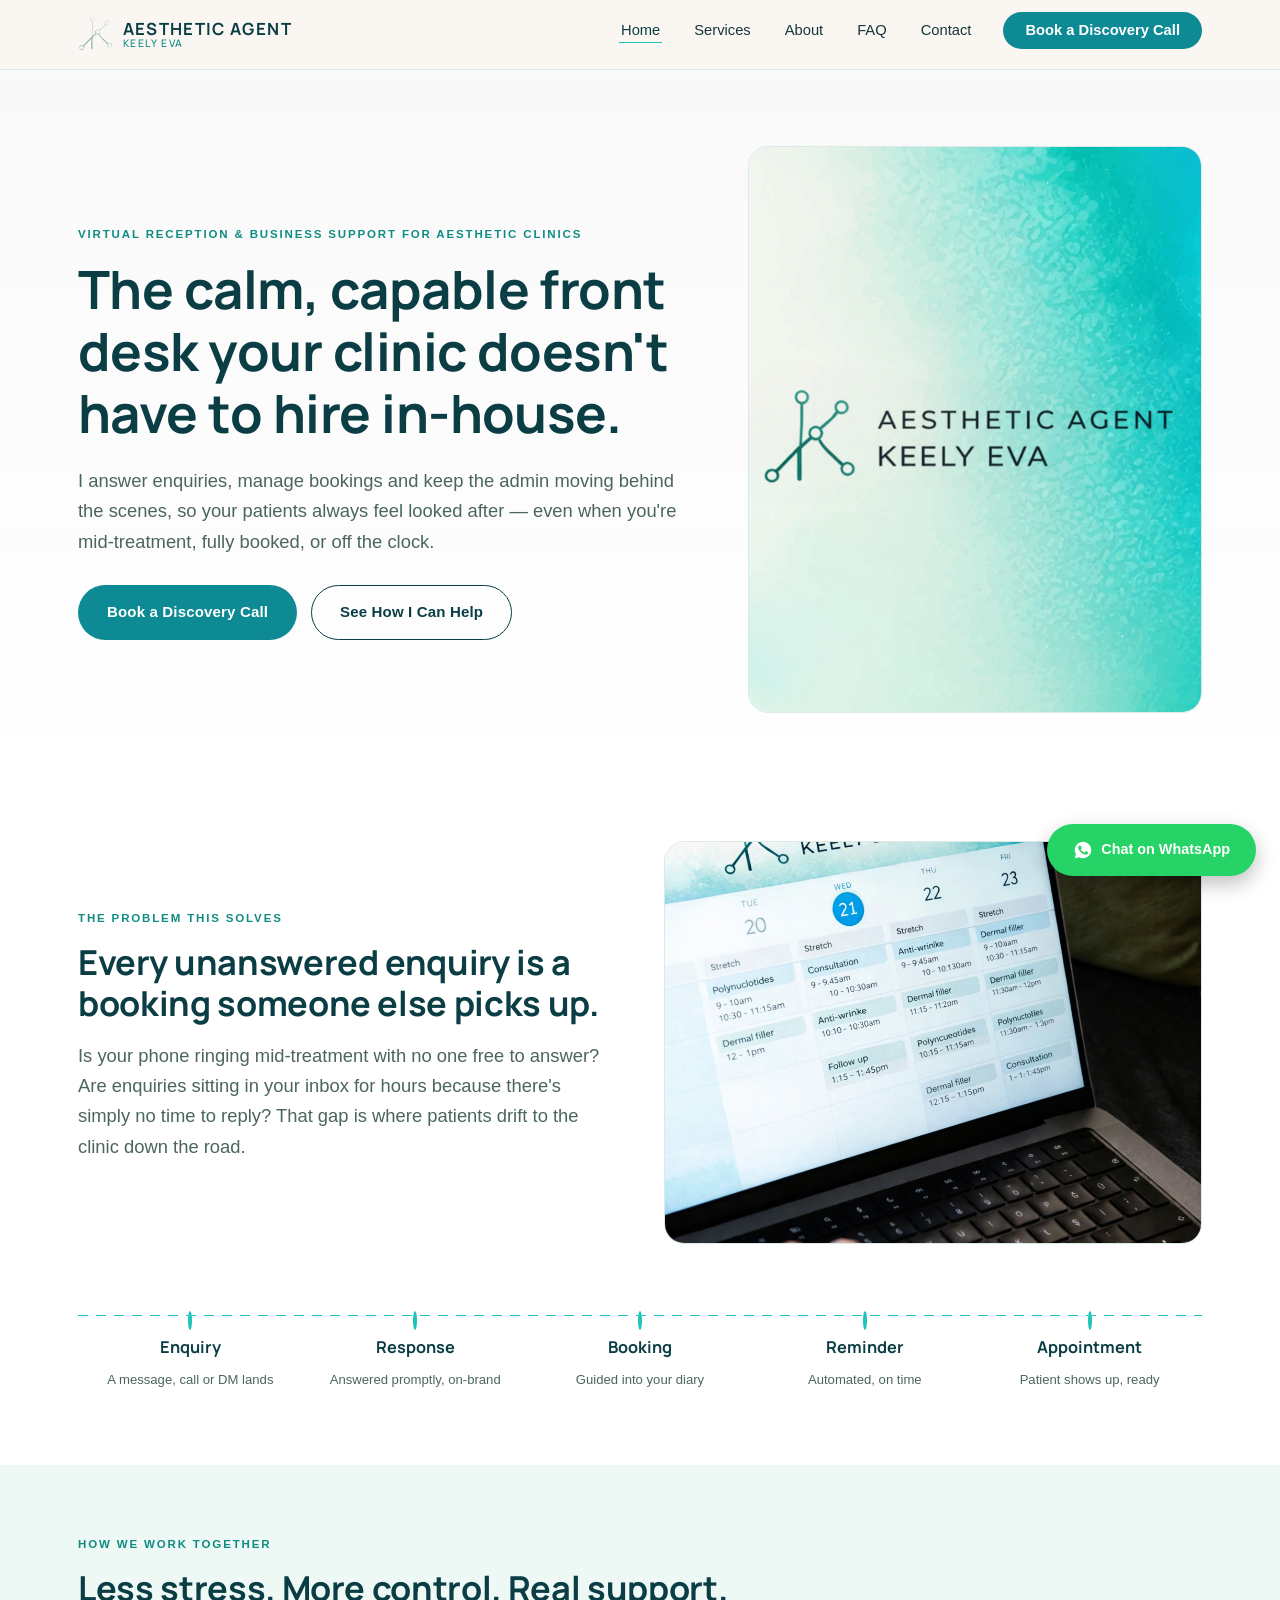
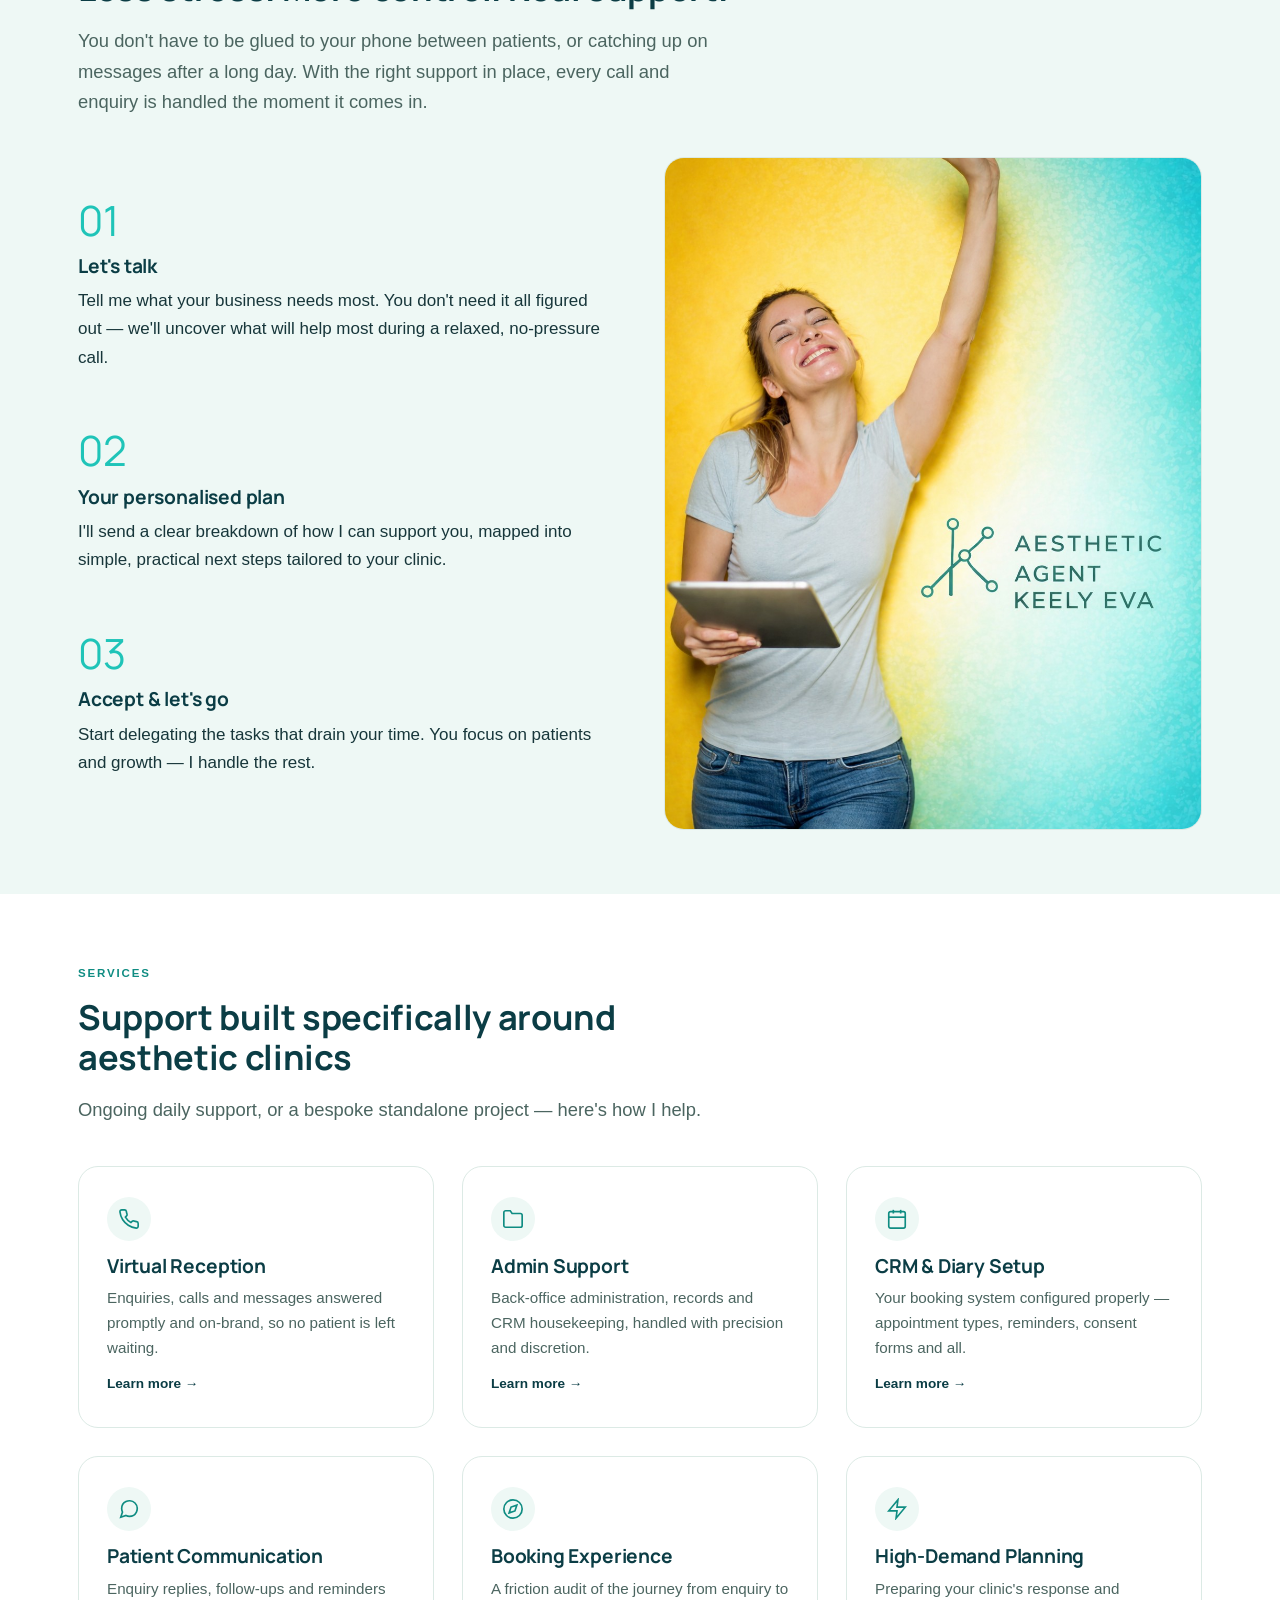
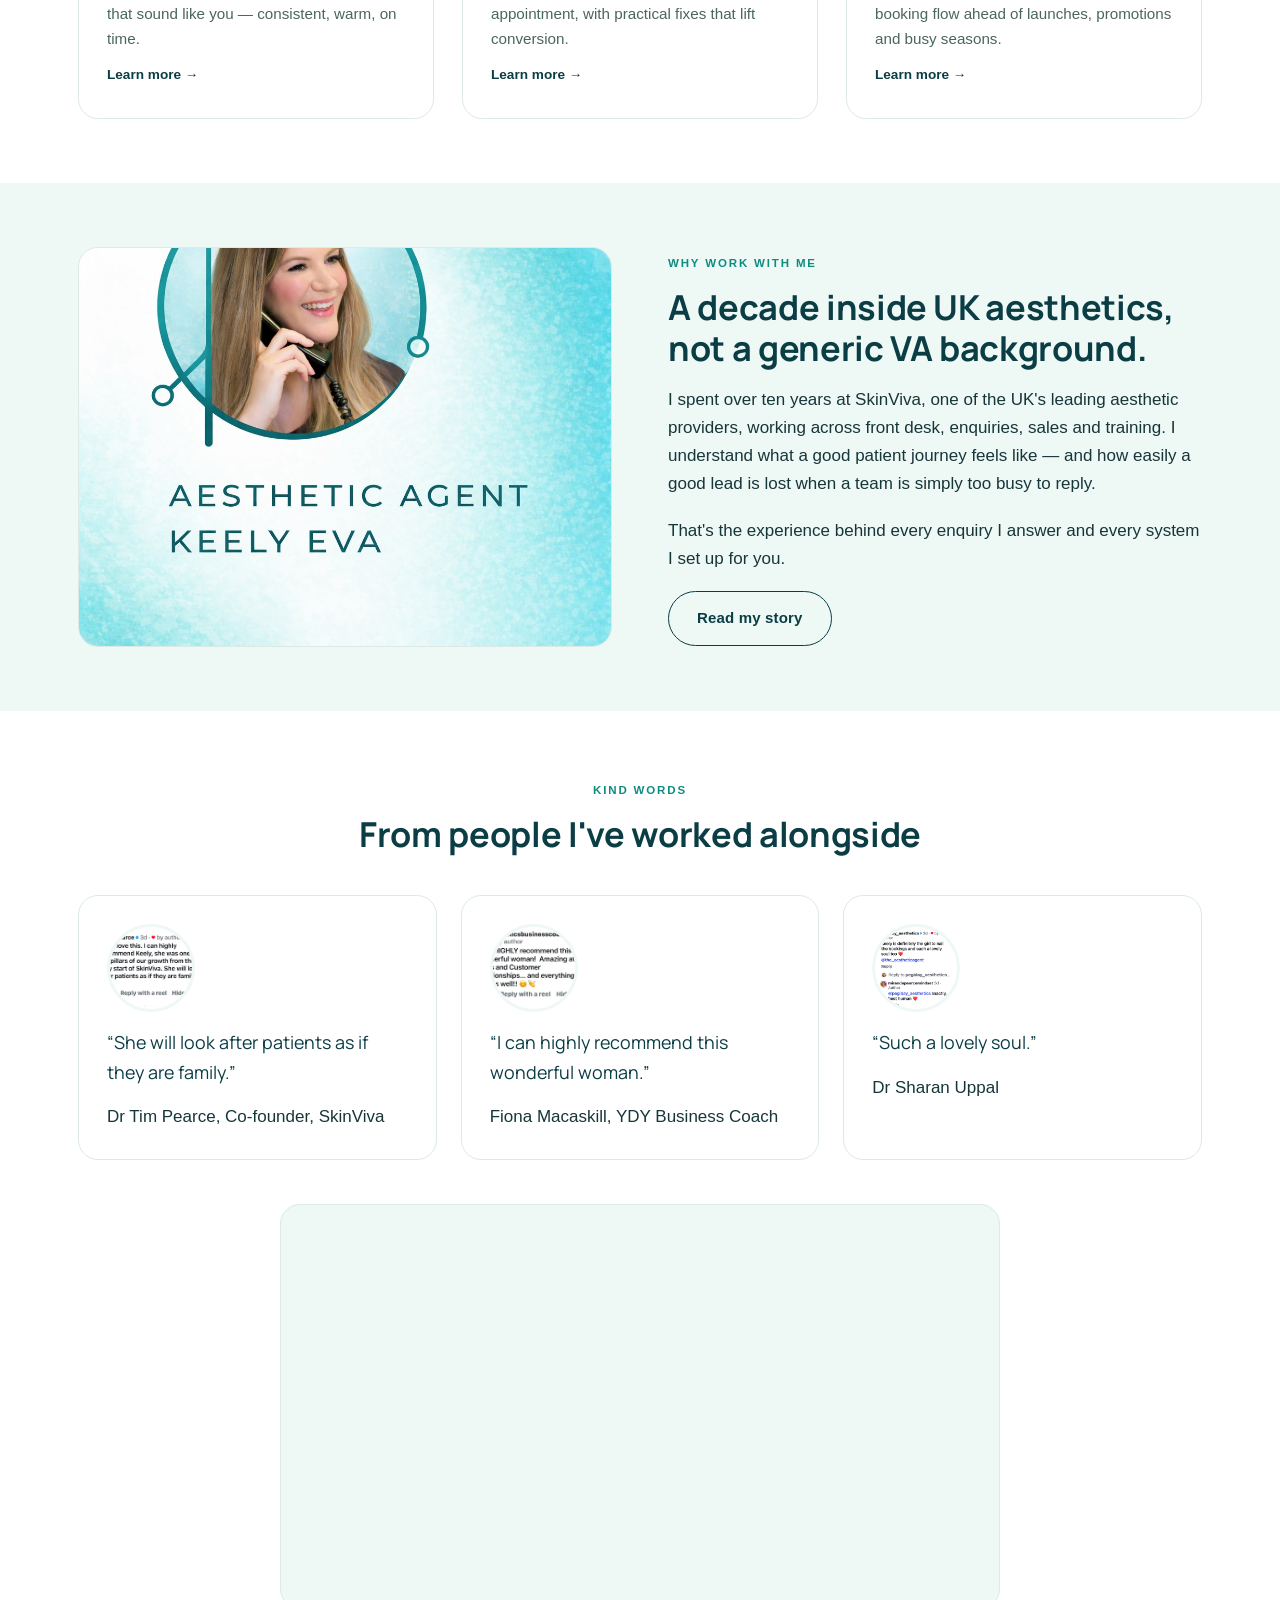
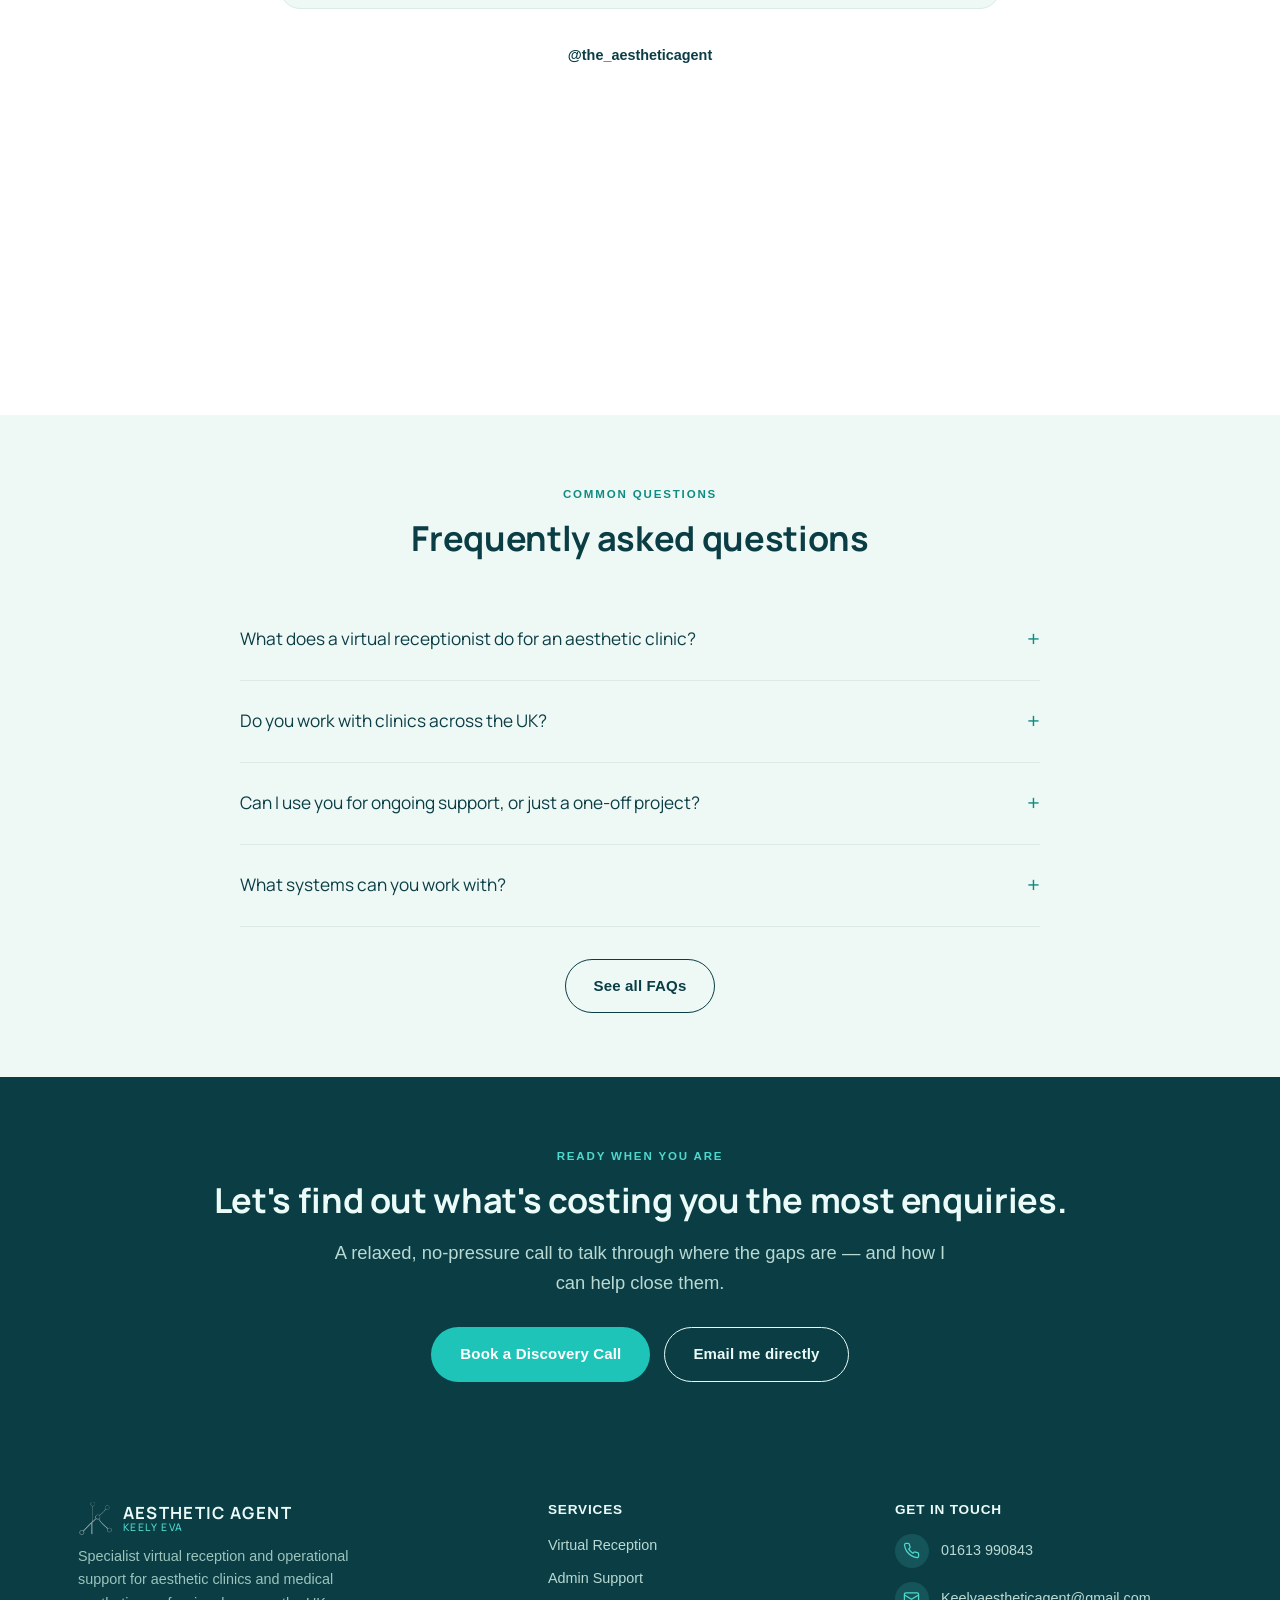
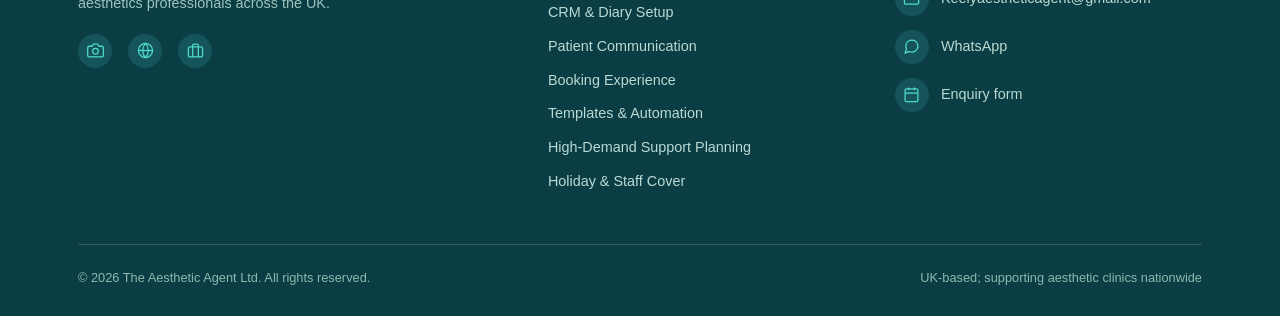
<file: index.html>
<!DOCTYPE html>
<html lang="en-GB">
<head>
<meta name="google-site-verification" content="LrTZ-_2OvAy6hcdR30dcoT3imvey9oiNlOpvpMS3jeM" />
<meta charset="UTF-8">
<meta name="viewport" content="width=device-width, initial-scale=1">
<title>Virtual Receptionist for Aesthetic Clinics UK | The Aesthetic Agent</title>
<meta name="description" content="Specialist virtual reception and business support for aesthetic clinics and medical aesthetics professionals across the UK. Bookings, CRM, enquiries and patient communication, handled by someone who's worked inside clinics for over a decade.">
<link rel="canonical" href="https://theaestheticagent.github.io/">
<meta property="og:type" content="website">
<meta property="og:title" content="Virtual Reception & Business Support for Aesthetic Clinics">
<meta property="og:description" content="Specialist virtual reception, CRM and patient communication support for UK aesthetic clinics.">
<meta property="og:url" content="https://theaestheticagent.github.io/">
<meta property="og:image" content="https://theaestheticagent.github.io/images/og-cover.jpg">
<meta property="og:site_name" content="The Aesthetic Agent">
<meta name="twitter:card" content="summary_large_image">
<meta name="twitter:title" content="Virtual Reception & Business Support for Aesthetic Clinics">
<meta name="twitter:description" content="Specialist virtual reception, CRM and patient communication support for UK aesthetic clinics.">
<link rel="icon" href="favicon.svg" type="image/svg+xml">
<link rel="preconnect" href="https://fonts.googleapis.com">
<link rel="preconnect" href="https://fonts.gstatic.com" crossorigin>
<link href="https://fonts.googleapis.com/css2?family=Manrope:wght@600;700;800&display=swap" rel="stylesheet">
<link rel="stylesheet" href="css/style.css">

<script type="application/ld+json">{"@context": "https://schema.org", "@type": "ProfessionalService", "name": "The Aesthetic Agent", "url": "https://theaestheticagent.github.io/", "description": "Virtual reception, CRM, booking and patient communication support for aesthetic clinics across the UK.", "areaServed": "GB", "telephone": "+441613990843", "email": "Keelyaestheticagent@gmail.com", "founder": {"@type": "Person", "name": "Keely"}, "sameAs": ["https://www.instagram.com/the_aestheticagent/", "https://www.facebook.com/profile.php?id=61587411651594", "https://www.linkedin.com/in/keely-eva-486a893a3/"]}</script>
</head>
<body>
<header class="site-header">
    <div class="container">
<a class="brand" href="index.html"><img src="images/logo-icon.png" alt="The Aesthetic Agent logo"><span class="brand-text"><span class="line1">Aesthetic Agent</span><span class="line2">Keely Eva</span></span></a>      <button class="nav-toggle" aria-label="Open menu" aria-expanded="false">
        <svg viewBox="0 0 24 24" fill="none" stroke="#0B3D45" stroke-width="1.8"><line x1="4" y1="7" x2="20" y2="7"/><line x1="4" y1="12" x2="20" y2="12"/><line x1="4" y1="17" x2="20" y2="17"/></svg>
      </button>
      <nav class="main-nav" aria-label="Primary">
        <ul>
          <li><a href="index.html" aria-current="page">Home</a></li><li class="has-dropdown"><a href="services/virtual-reception.html">Services</a><div class="dropdown"><a href="services/virtual-reception.html">Virtual Reception</a><a href="services/admin-support.html">Admin Support</a><a href="services/crm-diary-setup.html">CRM & Diary Setup</a><a href="services/patient-communication.html">Patient Communication</a><a href="services/booking-experience.html">Booking Experience</a><a href="services/templates-automation.html">Templates & Automation</a><a href="services/high-demand-support.html">High-Demand Support Planning</a><a href="services/holiday-cover.html">Holiday & Staff Cover</a></div></li><li><a href="about.html">About</a></li><li><a href="faq.html">FAQ</a></li><li><a href="contact.html">Contact</a></li>
          <li><a class="nav-cta" href="contact.html">Book a Discovery Call</a></li>
        </ul>
      </nav>
    </div>
  </header>

<section class="hero">
  <div class="container">
    <div class="hero-copy">
      <span class="eyebrow">Virtual Reception &amp; Business Support for Aesthetic Clinics</span>
      <h1>The calm, capable front desk your clinic doesn't have to hire in-house.</h1>
      <p class="lede">I answer enquiries, manage bookings and keep the admin moving behind the scenes, so your patients always feel looked after &mdash; even when you're mid-treatment, fully booked, or off the clock.</p>
      <div class="btn-row">
        <a class="btn btn-primary" href="contact.html">Book a Discovery Call</a>
        <a class="btn btn-ghost" href="services/virtual-reception.html">See How I Can Help</a>
      </div>
    </div>
    <div class="hero-art">
      <img src="images/AAKE-Instagram.jpg" alt="The Aesthetic Agent brand graphic">
    </div>
  </div>
</section>

<section>
  <div class="container">
    <div class="grid grid-2" style="align-items:center; gap:48px;">
      <div class="section-head" style="margin-bottom:0;">
        <span class="eyebrow">The problem this solves</span>
        <h2>Every unanswered enquiry is a booking someone else picks up.</h2>
        <p class="lede">Is your phone ringing mid-treatment with no one free to answer? Are enquiries sitting in your inbox for hours because there's simply no time to reply? That gap is where patients drift to the clinic down the road.</p>
      </div>
      <div class="hero-art" style="aspect-ratio:4/3;">
        <img src="images/IMG_8542.jpeg" alt="Client satisfaction moment following professional clinic support services" style="object-fit:cover; width:100%; height:100%;">
      </div>
    </div>
    <div class="journey"><div class="journey-step"><span class="dot"></span><strong>Enquiry</strong><span>A message, call or DM lands</span></div><div class="journey-step"><span class="dot"></span><strong>Response</strong><span>Answered promptly, on-brand</span></div><div class="journey-step"><span class="dot"></span><strong>Booking</strong><span>Guided into your diary</span></div><div class="journey-step"><span class="dot"></span><strong>Reminder</strong><span>Automated, on time</span></div><div class="journey-step"><span class="dot"></span><strong>Appointment</strong><span>Patient shows up, ready</span></div></div>
  </div>
</section>

<section class="section-panel">
  <div class="container">
    <div class="section-head">
      <span class="eyebrow">How we work together</span>
      <h2>Less stress. More control. Real support.</h2>
      <p class="lede">You don't have to be glued to your phone between patients, or catching up on messages after a long day. With the right support in place, every call and enquiry is handled the moment it comes in.</p>
    </div>
    <div class="grid grid-2" style="align-items:center; gap:48px;">
      <div class="steps" style="grid-template-columns:1fr;">
        <div class="step">
          <span class="step-num">01</span>
          <h3>Let's talk</h3>
          <p>Tell me what your business needs most. You don't need it all figured out &mdash; we'll uncover what will help most during a relaxed, no-pressure call.</p>
        </div>
        <div class="step">
          <span class="step-num">02</span>
          <h3>Your personalised plan</h3>
          <p>I'll send a clear breakdown of how I can support you, mapped into simple, practical next steps tailored to your clinic.</p>
        </div>
        <div class="step">
          <span class="step-num">03</span>
          <h3>Accept &amp; let's go</h3>
          <p>Start delegating the tasks that drain your time. You focus on patients and growth &mdash; I handle the rest.</p>
        </div>
      </div>
      <div class="hero-art" style="aspect-ratio:4/5;">
        <img src="images/IMG_8524.jpg" alt="Happy client expressing satisfaction with aesthetic clinic support services" style="object-fit:cover; width:100%; height:100%;">
      </div>
    </div>
  </div>
</section>

<section>
  <div class="container">
    <div class="section-head">
      <span class="eyebrow">Services</span>
      <h2>Support built specifically around aesthetic clinics</h2>
      <p class="lede">Ongoing daily support, or a bespoke standalone project &mdash; here's how I help.</p>
    </div>
    <div class="grid grid-3">
      <div class="card">
        <span class="icon-badge"><svg viewBox="0 0 24 24" fill="none" stroke="#0F8C82" stroke-width="1.8"><path d="M22 16.92v3a2 2 0 0 1-2.18 2 19.79 19.79 0 0 1-8.63-3.07 19.5 19.5 0 0 1-6-6 19.79 19.79 0 0 1-3.07-8.67A2 2 0 0 1 4.11 2h3a2 2 0 0 1 2 1.72c.127.96.362 1.903.7 2.81a2 2 0 0 1-.45 2.11L8.09 9.91a16 16 0 0 0 6 6l1.27-1.27a2 2 0 0 1 2.11-.45c.907.338 1.85.573 2.81.7A2 2 0 0 1 22 16.92z"/></svg></span>
        <h3>Virtual Reception</h3>
        <p>Enquiries, calls and messages answered promptly and on-brand, so no patient is left waiting.</p>
        <a class="card-link" href="services/virtual-reception.html">Learn more &rarr;</a>
      </div>
      <div class="card">
        <span class="icon-badge"><svg viewBox="0 0 24 24" fill="none" stroke="#0F8C82" stroke-width="1.8"><path d="M22 19a2 2 0 0 1-2 2H4a2 2 0 0 1-2-2V5a2 2 0 0 1 2-2h5l2 3h9a2 2 0 0 1 2 2z"/></svg></span>
        <h3>Admin Support</h3>
        <p>Back-office administration, records and CRM housekeeping, handled with precision and discretion.</p>
        <a class="card-link" href="services/admin-support.html">Learn more &rarr;</a>
      </div>
      <div class="card">
        <span class="icon-badge"><svg viewBox="0 0 24 24" fill="none" stroke="#0F8C82" stroke-width="1.8"><rect x="3" y="4" width="18" height="18" rx="2"/><line x1="16" y1="2" x2="16" y2="6"/><line x1="8" y1="2" x2="8" y2="6"/><line x1="3" y1="10" x2="21" y2="10"/></svg></span>
        <h3>CRM &amp; Diary Setup</h3>
        <p>Your booking system configured properly &mdash; appointment types, reminders, consent forms and all.</p>
        <a class="card-link" href="services/crm-diary-setup.html">Learn more &rarr;</a>
      </div>
      <div class="card">
        <span class="icon-badge"><svg viewBox="0 0 24 24" fill="none" stroke="#0F8C82" stroke-width="1.8"><path d="M21 11.5a8.38 8.38 0 0 1-.9 3.8 8.5 8.5 0 0 1-7.6 4.7 8.38 8.38 0 0 1-3.8-.9L3 21l1.9-5.7a8.38 8.38 0 0 1-.9-3.8 8.5 8.5 0 0 1 4.7-7.6 8.38 8.38 0 0 1 3.8-.9h.5a8.48 8.48 0 0 1 8 8v.5z"/></svg></span>
        <h3>Patient Communication</h3>
        <p>Enquiry replies, follow-ups and reminders that sound like you &mdash; consistent, warm, on time.</p>
        <a class="card-link" href="services/patient-communication.html">Learn more &rarr;</a>
      </div>
      <div class="card">
        <span class="icon-badge"><svg viewBox="0 0 24 24" fill="none" stroke="#0F8C82" stroke-width="1.8"><circle cx="12" cy="12" r="10"/><polygon points="16.24 7.76 14.12 14.12 7.76 16.24 9.88 9.88 16.24 7.76"/></svg></span>
        <h3>Booking Experience</h3>
        <p>A friction audit of the journey from enquiry to appointment, with practical fixes that lift conversion.</p>
        <a class="card-link" href="services/booking-experience.html">Learn more &rarr;</a>
      </div>
      <div class="card">
        <span class="icon-badge"><svg viewBox="0 0 24 24" fill="none" stroke="#0F8C82" stroke-width="1.8"><polygon points="13 2 3 14 12 14 11 22 21 10 12 10 13 2"/></svg></span>
        <h3>High-Demand Planning</h3>
        <p>Preparing your clinic's response and booking flow ahead of launches, promotions and busy seasons.</p>
        <a class="card-link" href="services/high-demand-support.html">Learn more &rarr;</a>
      </div>
    </div>
  </div>
</section>

<section class="section-panel">
  <div class="container">
    <div class="grid grid-2" style="align-items:center; gap:56px;">
      <div class="hero-art" style="aspect-ratio:4/3;">
        <img src="images/skinviva.jpg" alt="Keely at SkinViva, taking a patient call" style="object-fit:cover; width:100%; height:100%;">
      </div>
      <div>
        <span class="eyebrow">Why work with me</span>
        <h2>A decade inside UK aesthetics, not a generic VA background.</h2>
        <p>I spent over ten years at SkinViva, one of the UK's leading aesthetic providers, working across front desk, enquiries, sales and training. I understand what a good patient journey feels like &mdash; and how easily a good lead is lost when a team is simply too busy to reply.</p>
        <p>That's the experience behind every enquiry I answer and every system I set up for you.</p>
        <a class="btn btn-ghost" href="about.html">Read my story</a>
      </div>
    </div>
  </div>
</section>

<section>
  <div class="container">
    <div class="section-head center">
      <span class="eyebrow">Kind words</span>
      <h2>From people I've worked alongside</h2>
    </div>
    <div class="quote-grid">
      <div class="quote-card">
        <img src="images/DrTim.jpeg" alt="Dr Tim Pearce" style="width:88px; height:88px; border-radius:50%; object-fit:cover; margin-bottom:16px; border:3px solid var(--panel);">
        <p>&ldquo;She will look after patients as if they are family.&rdquo;</p>
        Dr Tim Pearce, Co-founder, SkinViva
      </div>
      <div class="quote-card">
        <img src="images/ydy.jpeg" alt="Fiona Macaskill" style="width:88px; height:88px; border-radius:50%; object-fit:cover; margin-bottom:16px; border:3px solid var(--panel);">
        <p>&ldquo;I can highly recommend this wonderful woman.&rdquo;</p>
        Fiona Macaskill, YDY Business Coach
      </div>
      <div class="quote-card">
        <img src="images/DrSharan.jpeg" alt="Dr Sharan Uppal" style="width:88px; height:88px; border-radius:50%; object-fit:cover; margin-bottom:16px; border:3px solid var(--panel);">
        <p>&ldquo;Such a lovely soul.&rdquo;</p>
        Dr Sharan Uppal
      </div>
    </div>
    <div class="video-embed">
      <iframe src="https://www.youtube.com/embed/j6QQw-ljSOM" title="Client testimonial video" frameborder="0" allow="accelerometer; autoplay; clipboard-write; encrypted-media; gyroscope; picture-in-picture" allowfullscreen loading="lazy"></iframe>
    </div>
    <div class="instagram-feed">
      <a href="https://instagram.com/the_aestheticagent" target="_blank" rel="noopener" class="instagram-feed-link">
        @the_aestheticagent
      </a>
      <iframe src="https://cdn.lightwidget.com/widgets/0db74ba2f888595c93ef6f88d3835e21.html" scrolling="no" allowtransparency="true" class="lightwidget-widget" loading="lazy"></iframe>
    </div>
  </div>
</section>
<script src="https://cdn.lightwidget.com/widgets/lightwidget.js"></script>

<section class="section-panel">
  <div class="container">
    <div class="section-head center">
      <span class="eyebrow">Common questions</span>
      <h2>Frequently asked questions</h2>
    </div>
    <div style="max-width:800px; margin:0 auto;">
      <details class="faq-item"><summary>What does a virtual receptionist do for an aesthetic clinic?</summary><p>I answer enquiries as they arrive across phone, email, DM or WhatsApp, guide prospective patients toward booking, and keep your diary and records updated &mdash; effectively running your front desk remotely.</p></details>
      <details class="faq-item"><summary>Do you work with clinics across the UK?</summary><p>Yes. Support is delivered remotely, so I work with aesthetic and medical aesthetics clinics anywhere in the UK.</p></details>
      <details class="faq-item"><summary>Can I use you for ongoing support, or just a one-off project?</summary><p>Both. Many clinics work with me on an ongoing daily basis; others bring me in for a standalone project such as a CRM setup or booking journey audit.</p></details>
      <details class="faq-item"><summary>What systems can you work with?</summary><p>I work across the booking and CRM platforms commonly used in aesthetics. If you're not sure yours is supported, ask &mdash; I'm quick to learn new systems and already familiar with: Ovatu, Phorest, Acuity, ANS, Zenoti, Collums, Timely, Dentally, Clinic Office.</p></details>
    </div>
    <div style="text-align:center; margin-top:32px;">
      <a class="btn btn-ghost" href="faq.html">See all FAQs</a>
    </div>
  </div>
</section>

<section class="cta-band">
  <div class="container">
    <span class="eyebrow" style="color:#4FD9CC;">Ready when you are</span>
    <h2>Let's find out what's costing you the most enquiries.</h2>
    <p class="lede">A relaxed, no-pressure call to talk through where the gaps are &mdash; and how I can help close them.</p>
    <div class="btn-row">
      <a class="btn btn-brass" href="contact.html">Book a Discovery Call</a>
      <a class="btn btn-ghost" style="color:#EAFBF8; border-color:#EAFBF8;" href="mailto:Keelyaestheticagent@gmail.com">Email me directly</a>
    </div>
  </div>
</section>

<footer class="site-footer">
    <div class="container">
      <div class="footer-grid">
        <div class="footer-brand">
<a class="brand" href="index.html" style="color:#EAFBF8"><img src="images/logo-icon.png" alt="The Aesthetic Agent logo" style="filter:brightness(0) invert(1);"><span class="brand-text"><span class="line1" style="color:#EAFBF8">Aesthetic Agent</span><span class="line2" style="color:#4FD9CC">Keely Eva</span></span></a>
          <p>Specialist virtual reception and operational support for aesthetic clinics and medical aesthetics professionals across the UK.</p>
          <div class="footer-social" style="margin-top:18px;">
            <a href="https://www.instagram.com/the_aestheticagent/" aria-label="Instagram" class="icon-badge icon-badge-sm icon-badge-dark" style="color:#4FD9CC;"><svg viewBox="0 0 24 24" fill="none" stroke="currentColor" stroke-width="1.8"><path d="M23 19a2 2 0 0 1-2 2H3a2 2 0 0 1-2-2V8a2 2 0 0 1 2-2h4l2-3h6l2 3h4a2 2 0 0 1 2 2z"/><circle cx="12" cy="13" r="4"/></svg></a>
            <a href="https://www.facebook.com/profile.php?id=61587411651594" aria-label="Facebook" class="icon-badge icon-badge-sm icon-badge-dark" style="color:#4FD9CC;"><svg viewBox="0 0 24 24" fill="none" stroke="currentColor" stroke-width="1.8"><circle cx="12" cy="12" r="10"/><line x1="2" y1="12" x2="22" y2="12"/><path d="M12 2a15.3 15.3 0 0 1 4 10 15.3 15.3 0 0 1-4 10 15.3 15.3 0 0 1-4-10 15.3 15.3 0 0 1 4-10z"/></svg></a>
            <a href="https://www.linkedin.com/in/keely-eva-486a893a3/" aria-label="LinkedIn" class="icon-badge icon-badge-sm icon-badge-dark" style="color:#4FD9CC;"><svg viewBox="0 0 24 24" fill="none" stroke="currentColor" stroke-width="1.8"><rect x="2" y="7" width="20" height="14" rx="2"/><path d="M16 21V5a2 2 0 0 0-2-2h-4a2 2 0 0 0-2 2v16"/></svg></a>
          </div>
        </div>
        <div>
          <h4>Services</h4>
          <ul><li><a href="services/virtual-reception.html">Virtual Reception</a></li><li><a href="services/admin-support.html">Admin Support</a></li><li><a href="services/crm-diary-setup.html">CRM & Diary Setup</a></li><li><a href="services/patient-communication.html">Patient Communication</a></li><li><a href="services/booking-experience.html">Booking Experience</a></li><li><a href="services/templates-automation.html">Templates & Automation</a></li><li><a href="services/high-demand-support.html">High-Demand Support Planning</a></li><li><a href="services/holiday-cover.html">Holiday & Staff Cover</a></li></ul>
        </div>
        <div>
          <h4>Get in touch</h4>
          <ul>
            <li class="icon-row"><span class="icon-badge icon-badge-sm icon-badge-dark" style="color:#4FD9CC;"><svg viewBox="0 0 24 24" fill="none" stroke="currentColor" stroke-width="1.8"><path d="M22 16.92v3a2 2 0 0 1-2.18 2 19.79 19.79 0 0 1-8.63-3.07 19.5 19.5 0 0 1-6-6 19.79 19.79 0 0 1-3.07-8.67A2 2 0 0 1 4.11 2h3a2 2 0 0 1 2 1.72c.127.96.362 1.903.7 2.81a2 2 0 0 1-.45 2.11L8.09 9.91a16 16 0 0 0 6 6l1.27-1.27a2 2 0 0 1 2.11-.45c.907.338 1.85.573 2.81.7A2 2 0 0 1 22 16.92z"/></svg></span><a href="tel:01613990843">01613 990843</a></li>
            <li class="icon-row"><span class="icon-badge icon-badge-sm icon-badge-dark" style="color:#4FD9CC;"><svg viewBox="0 0 24 24" fill="none" stroke="currentColor" stroke-width="1.8"><rect x="2" y="4" width="20" height="16" rx="2"/><path d="m22 7-10 6L2 7"/></svg></span><a href="mailto:Keelyaestheticagent@gmail.com">Keelyaestheticagent@gmail.com</a></li>
            <li class="icon-row"><span class="icon-badge icon-badge-sm icon-badge-dark" style="color:#4FD9CC;"><svg viewBox="0 0 24 24" fill="none" stroke="currentColor" stroke-width="1.8"><path d="M21 11.5a8.38 8.38 0 0 1-.9 3.8 8.5 8.5 0 0 1-7.6 4.7 8.38 8.38 0 0 1-3.8-.9L3 21l1.9-5.7a8.38 8.38 0 0 1-.9-3.8 8.5 8.5 0 0 1 4.7-7.6 8.38 8.38 0 0 1 3.8-.9h.5a8.48 8.48 0 0 1 8 8v.5z"/></svg></span><a href="https://wa.me/441613990843?text=Hi%2C%20I%27m%20interested%20in%20your%20services">WhatsApp</a></li>
            <li class="icon-row"><span class="icon-badge icon-badge-sm icon-badge-dark" style="color:#4FD9CC;"><svg viewBox="0 0 24 24" fill="none" stroke="currentColor" stroke-width="1.8"><rect x="3" y="4" width="18" height="18" rx="2"/><line x1="16" y1="2" x2="16" y2="6"/><line x1="8" y1="2" x2="8" y2="6"/><line x1="3" y1="10" x2="21" y2="10"/></svg></span><a href="contact.html">Enquiry form</a></li>
          </ul>
        </div>
      </div>
      <div class="footer-bottom">
        <span>&copy; <span id="year">2026</span> The Aesthetic Agent Ltd. All rights reserved.</span>
        <span>UK-based; supporting aesthetic clinics nationwide</span>
      </div>
    </div>
  </footer>
<script src="js/script.js"></script>
<a class="whatsapp-float" href="https://wa.me/441613990843?text=Hi%2C%20I%27m%20interested%20in%20your%20services" target="_blank" rel="noopener"><svg viewBox="0 0 24 24" fill="white" width="20" height="20" style="margin-right:8px;"><path d="M12.04 2C6.58 2 2.13 6.45 2.13 11.91c0 1.75.46 3.45 1.32 4.95L2 22l5.28-1.38a9.9 9.9 0 0 0 4.76 1.21h.01c5.46 0 9.9-4.45 9.9-9.91C21.96 6.45 17.5 2 12.04 2zm5.8 14.13c-.24.68-1.4 1.3-1.93 1.38-.5.08-1.12.11-1.8-.11-.42-.13-.96-.32-1.65-.62-2.9-1.25-4.8-4.16-4.94-4.35-.14-.2-1.18-1.57-1.18-3 0-1.42.75-2.12 1.02-2.4.27-.29.58-.36.78-.36.2 0 .39 0 .56.01.18.01.42-.07.66.5.24.58.82 2 .89 2.14.07.15.12.32.02.51-.1.19-.15.31-.29.48-.15.17-.31.38-.44.51-.15.15-.3.31-.13.6.17.29.75 1.24 1.62 2.01 1.11.99 2.05 1.3 2.34 1.45.29.15.46.13.63-.08.17-.2.72-.84.92-1.13.19-.28.38-.24.63-.14.26.1 1.65.78 1.93.92.29.14.48.21.55.33.07.12.07.68-.17 1.36z"/></svg>Chat on WhatsApp</a>
</body>
</html>
</file>
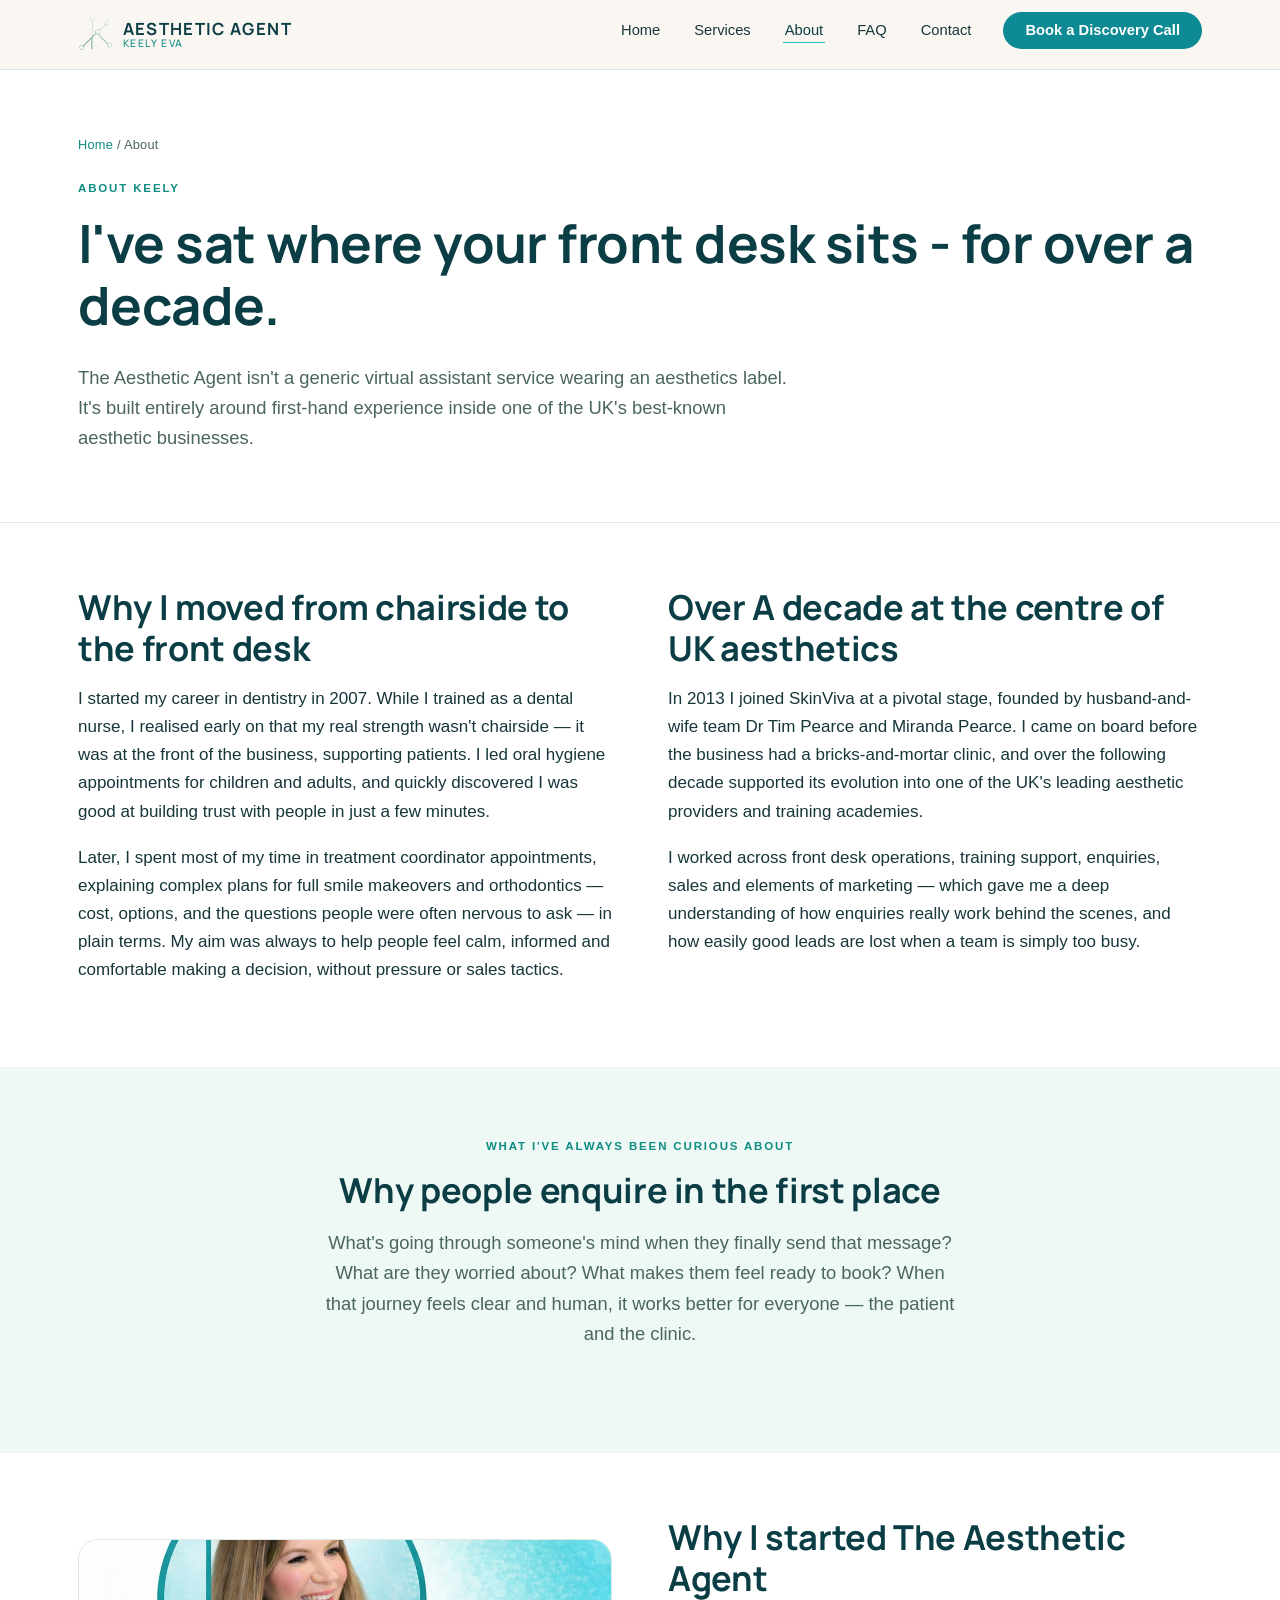
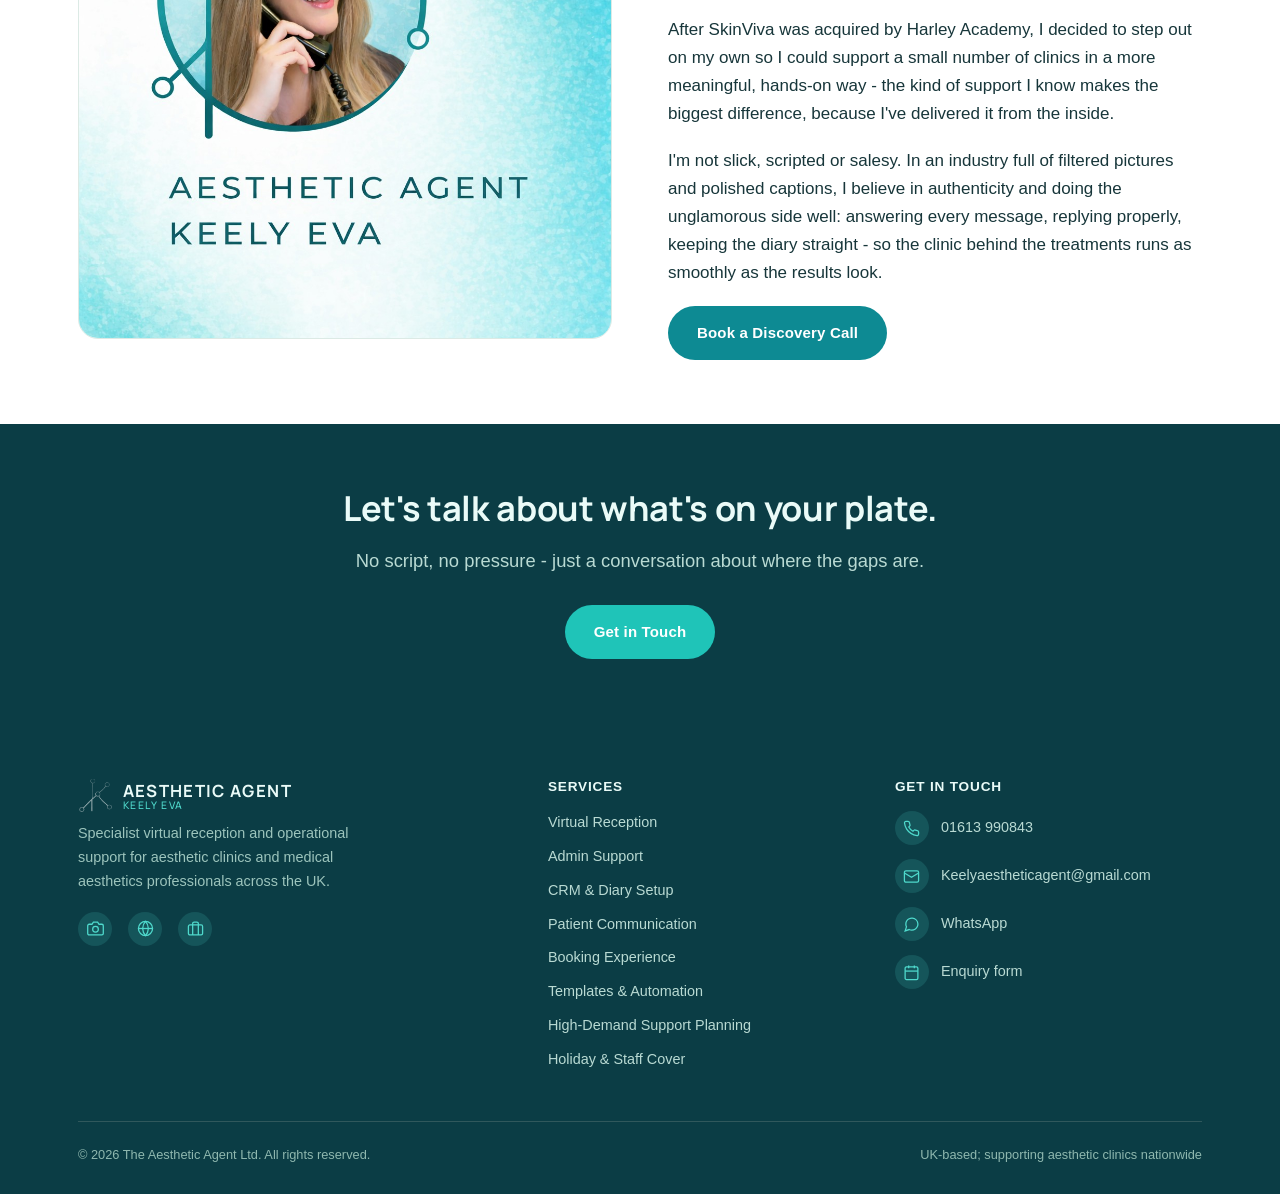
<file: about.html>
<!DOCTYPE html>
<html lang="en-GB">
<head>
<meta name="google-site-verification" content="LrTZ-_2OvAy6hcdR30dcoT3imvey9oiNlOpvpMS3jeM" />
<meta charset="UTF-8">
<meta name="viewport" content="width=device-width, initial-scale=1">
<title>About Keely | Aesthetic Clinic Virtual Reception Specialist | The Aesthetic Agent</title>
<meta name="description" content="Meet Keely, founder of The Aesthetic Agent. Over a decade of hands-on experience at SkinViva, one of the UK's leading aesthetic providers, now supporting clinic owners with virtual reception and business admin.">
<link rel="canonical" href="https://theaestheticagent.github.io/about.html">
<meta property="og:type" content="website">
<meta property="og:title" content="About Keely | The Aesthetic Agent">
<meta property="og:description" content="A decade inside UK aesthetics, now supporting clinic owners with virtual reception and admin.">
<meta property="og:url" content="https://theaestheticagent.github.io/about.html">
<meta property="og:image" content="https://theaestheticagent.github.io/images/og-cover.jpg">
<meta property="og:site_name" content="The Aesthetic Agent">
<meta name="twitter:card" content="summary_large_image">
<meta name="twitter:title" content="About Keely | The Aesthetic Agent">
<meta name="twitter:description" content="A decade inside UK aesthetics, now supporting clinic owners with virtual reception and admin.">
<link rel="icon" href="favicon.svg" type="image/svg+xml">
<link rel="preconnect" href="https://fonts.googleapis.com">
<link rel="preconnect" href="https://fonts.gstatic.com" crossorigin>
<link href="https://fonts.googleapis.com/css2?family=Manrope:wght@600;700;800&display=swap" rel="stylesheet">
<link rel="stylesheet" href="css/style.css">


</head>
<body>
<header class="site-header">
    <div class="container">
<a class="brand" href="index.html"><img src="images/logo-icon.png" alt="The Aesthetic Agent logo"><span class="brand-text"><span class="line1">Aesthetic Agent</span><span class="line2">Keely Eva</span></span></a>
      <button class="nav-toggle" aria-label="Open menu" aria-expanded="false">
        <svg viewBox="0 0 24 24" fill="none" stroke="#0B3D45" stroke-width="1.8"><line x1="4" y1="7" x2="20" y2="7"/><line x1="4" y1="12" x2="20" y2="12"/><line x1="4" y1="17" x2="20" y2="17"/></svg>
      </button>
      <nav class="main-nav" aria-label="Primary">
        <ul>
          <li><a href="index.html">Home</a></li><li class="has-dropdown"><a href="services/virtual-reception.html">Services</a><div class="dropdown"><a href="services/virtual-reception.html">Virtual Reception</a><a href="services/admin-support.html">Admin Support</a><a href="services/crm-diary-setup.html">CRM & Diary Setup</a><a href="services/patient-communication.html">Patient Communication</a><a href="services/booking-experience.html">Booking Experience</a><a href="services/templates-automation.html">Templates & Automation</a><a href="services/high-demand-support.html">High-Demand Support Planning</a><a href="services/holiday-cover.html">Holiday & Staff Cover</a></div></li><li><a href="about.html" aria-current="page">About</a></li><li><a href="faq.html">FAQ</a></li><li><a href="contact.html">Contact</a></li>
          <li><a class="nav-cta" href="contact.html">Book a Discovery Call</a></li>
        </ul>
      </nav>
    </div>
  </header>

<section class="page-hero">
  <div class="container">
    <p class="breadcrumbs"><a href="index.html">Home</a> / About</p>
    <span class="eyebrow">About Keely</span>
    <h1>I've sat where your front desk sits - for over a decade.</h1>
    <p class="lede">The Aesthetic Agent isn't a generic virtual assistant service wearing an aesthetics label. It's built entirely around first-hand experience inside one of the UK's best-known aesthetic businesses.</p>
  </div>
</section>

<section>
  <div class="container">
    <div class="grid grid-2" style="gap:56px;">
      <div>
        <h2>Why I moved from chairside to the front desk</h2>
        <p>I started my career in dentistry in 2007. While I trained as a dental nurse, I realised early on that my real strength wasn't chairside &mdash; it was at the front of the business, supporting patients. I led oral hygiene appointments for children and adults, and quickly discovered I was good at building trust with people in just a few minutes.</p>
        <p>Later, I spent most of my time in treatment coordinator appointments, explaining complex plans for full smile makeovers and orthodontics &mdash; cost, options, and the questions people were often nervous to ask &mdash; in plain terms. My aim was always to help people feel calm, informed and comfortable making a decision, without pressure or sales tactics.</p>
      </div>
      <div>
        <h2>Over A decade at the centre of UK aesthetics</h2>
        <p>In 2013 I joined SkinViva at a pivotal stage, founded by husband-and-wife team Dr Tim Pearce and Miranda Pearce. I came on board before the business had a bricks-and-mortar clinic, and over the following decade supported its evolution into one of the UK's leading aesthetic providers and training academies.</p>
        <p>I worked across front desk operations, training support, enquiries, sales and elements of marketing &mdash; which gave me a deep understanding of how enquiries really work behind the scenes, and how easily good leads are lost when a team is simply too busy.</p>
      </div>
    </div>
  </div>
</section>

<section class="section-panel">
  <div class="container">
    <div class="section-head center">
      <span class="eyebrow">What I've always been curious about</span>
      <h2>Why people enquire in the first place</h2>
      <p class="lede" style="margin:0 auto;">What's going through someone's mind when they finally send that message? What are they worried about? What makes them feel ready to book? When that journey feels clear and human, it works better for everyone &mdash; the patient and the clinic.</p>
    </div>
  </div>
</section>

<section>
  <div class="container">
    <div class="grid grid-2" style="gap:56px; align-items:center;">
      <div class="hero-art" style="aspect-ratio:4/3;">
        <img src="images/skinviva.jpg" alt="Keely at SkinViva" style="object-fit:cover; width:100%; height:100%;">
      </div>
      <div>
        <h2>Why I started The Aesthetic Agent</h2>
        <p>After SkinViva was acquired by Harley Academy, I decided to step out on my own so I could support a small number of clinics in a more meaningful, hands-on way - the kind of support I know makes the biggest difference, because I've delivered it from the inside.</p>
        <p>I'm not slick, scripted or salesy. In an industry full of filtered pictures and polished captions, I believe in authenticity and doing the unglamorous side well: answering every message, replying properly, keeping the diary straight - so the clinic behind the treatments runs as smoothly as the results look.</p>
        <a class="btn btn-primary" href="contact.html">Book a Discovery Call</a>
      </div>
    </div>
  </div>
</section>

<section class="cta-band">
  <div class="container">
    <h2>Let's talk about what's on your plate.</h2>
    <p class="lede">No script, no pressure - just a conversation about where the gaps are.</p>
    <div class="btn-row"><a class="btn btn-brass" href="contact.html">Get in Touch</a></div>
  </div>
</section>

<footer class="site-footer">
    <div class="container">
      <div class="footer-grid">
        <div class="footer-brand">
<a class="brand" href="index.html" style="color:#EAFBF8"><img src="images/logo-icon.png" alt="The Aesthetic Agent logo" style="filter:brightness(0) invert(1);"><span class="brand-text"><span class="line1" style="color:#EAFBF8">Aesthetic Agent</span><span class="line2" style="color:#4FD9CC">Keely Eva</span></span></a>
          <p>Specialist virtual reception and operational support for aesthetic clinics and medical aesthetics professionals across the UK.</p>
          <div class="footer-social" style="margin-top:18px;">
            <a href="https://www.instagram.com/the_aestheticagent/" aria-label="Instagram" class="icon-badge icon-badge-sm icon-badge-dark" style="color:#4FD9CC;"><svg viewBox="0 0 24 24" fill="none" stroke="currentColor" stroke-width="1.8"><path d="M23 19a2 2 0 0 1-2 2H3a2 2 0 0 1-2-2V8a2 2 0 0 1 2-2h4l2-3h6l2 3h4a2 2 0 0 1 2 2z"/><circle cx="12" cy="13" r="4"/></svg></a>
            <a href="https://www.facebook.com/profile.php?id=61587411651594" aria-label="Facebook" class="icon-badge icon-badge-sm icon-badge-dark" style="color:#4FD9CC;"><svg viewBox="0 0 24 24" fill="none" stroke="currentColor" stroke-width="1.8"><circle cx="12" cy="12" r="10"/><line x1="2" y1="12" x2="22" y2="12"/><path d="M12 2a15.3 15.3 0 0 1 4 10 15.3 15.3 0 0 1-4 10 15.3 15.3 0 0 1-4-10 15.3 15.3 0 0 1 4-10z"/></svg></a>
            <a href="https://www.linkedin.com/in/keely-eva-486a893a3/" aria-label="LinkedIn" class="icon-badge icon-badge-sm icon-badge-dark" style="color:#4FD9CC;"><svg viewBox="0 0 24 24" fill="none" stroke="currentColor" stroke-width="1.8"><rect x="2" y="7" width="20" height="14" rx="2"/><path d="M16 21V5a2 2 0 0 0-2-2h-4a2 2 0 0 0-2 2v16"/></svg></a>
          </div>
        </div>
        <div>
          <h4>Services</h4>
          <ul><li><a href="services/virtual-reception.html">Virtual Reception</a></li><li><a href="services/admin-support.html">Admin Support</a></li><li><a href="services/crm-diary-setup.html">CRM & Diary Setup</a></li><li><a href="services/patient-communication.html">Patient Communication</a></li><li><a href="services/booking-experience.html">Booking Experience</a></li><li><a href="services/templates-automation.html">Templates & Automation</a></li><li><a href="services/high-demand-support.html">High-Demand Support Planning</a></li><li><a href="services/holiday-cover.html">Holiday & Staff Cover</a></li></ul>
        </div>
        <div>
          <h4>Get in touch</h4>
          <ul>
            <li class="icon-row"><span class="icon-badge icon-badge-sm icon-badge-dark" style="color:#4FD9CC;"><svg viewBox="0 0 24 24" fill="none" stroke="currentColor" stroke-width="1.8"><path d="M22 16.92v3a2 2 0 0 1-2.18 2 19.79 19.79 0 0 1-8.63-3.07 19.5 19.5 0 0 1-6-6 19.79 19.79 0 0 1-3.07-8.67A2 2 0 0 1 4.11 2h3a2 2 0 0 1 2 1.72c.127.96.362 1.903.7 2.81a2 2 0 0 1-.45 2.11L8.09 9.91a16 16 0 0 0 6 6l1.27-1.27a2 2 0 0 1 2.11-.45c.907.338 1.85.573 2.81.7A2 2 0 0 1 22 16.92z"/></svg></span><a href="tel:01613990843">01613 990843</a></li>
            <li class="icon-row"><span class="icon-badge icon-badge-sm icon-badge-dark" style="color:#4FD9CC;"><svg viewBox="0 0 24 24" fill="none" stroke="currentColor" stroke-width="1.8"><rect x="2" y="4" width="20" height="16" rx="2"/><path d="m22 7-10 6L2 7"/></svg></span><a href="mailto:Keelyaestheticagent@gmail.com">Keelyaestheticagent@gmail.com</a></li>
            <li class="icon-row"><span class="icon-badge icon-badge-sm icon-badge-dark" style="color:#4FD9CC;"><svg viewBox="0 0 24 24" fill="none" stroke="currentColor" stroke-width="1.8"><path d="M21 11.5a8.38 8.38 0 0 1-.9 3.8 8.5 8.5 0 0 1-7.6 4.7 8.38 8.38 0 0 1-3.8-.9L3 21l1.9-5.7a8.38 8.38 0 0 1-.9-3.8 8.5 8.5 0 0 1 4.7-7.6 8.38 8.38 0 0 1 3.8-.9h.5a8.48 8.48 0 0 1 8 8v.5z"/></svg></span><a href="https://wa.me/441613990843?text=Hi%2C%20I%27m%20interested%20in%20your%20services">WhatsApp</a></li>
            <li class="icon-row"><span class="icon-badge icon-badge-sm icon-badge-dark" style="color:#4FD9CC;"><svg viewBox="0 0 24 24" fill="none" stroke="currentColor" stroke-width="1.8"><rect x="3" y="4" width="18" height="18" rx="2"/><line x1="16" y1="2" x2="16" y2="6"/><line x1="8" y1="2" x2="8" y2="6"/><line x1="3" y1="10" x2="21" y2="10"/></svg></span><a href="contact.html">Enquiry form</a></li>
          </ul>
        </div>
      </div>
      <div class="footer-bottom">
        <span>&copy; <span id="year">2026</span> The Aesthetic Agent Ltd. All rights reserved.</span>
        <span>UK-based; supporting aesthetic clinics nationwide</span>
      </div>
    </div>
  </footer>
<script src="js/script.js"></script>
</body>
</html>
</file>
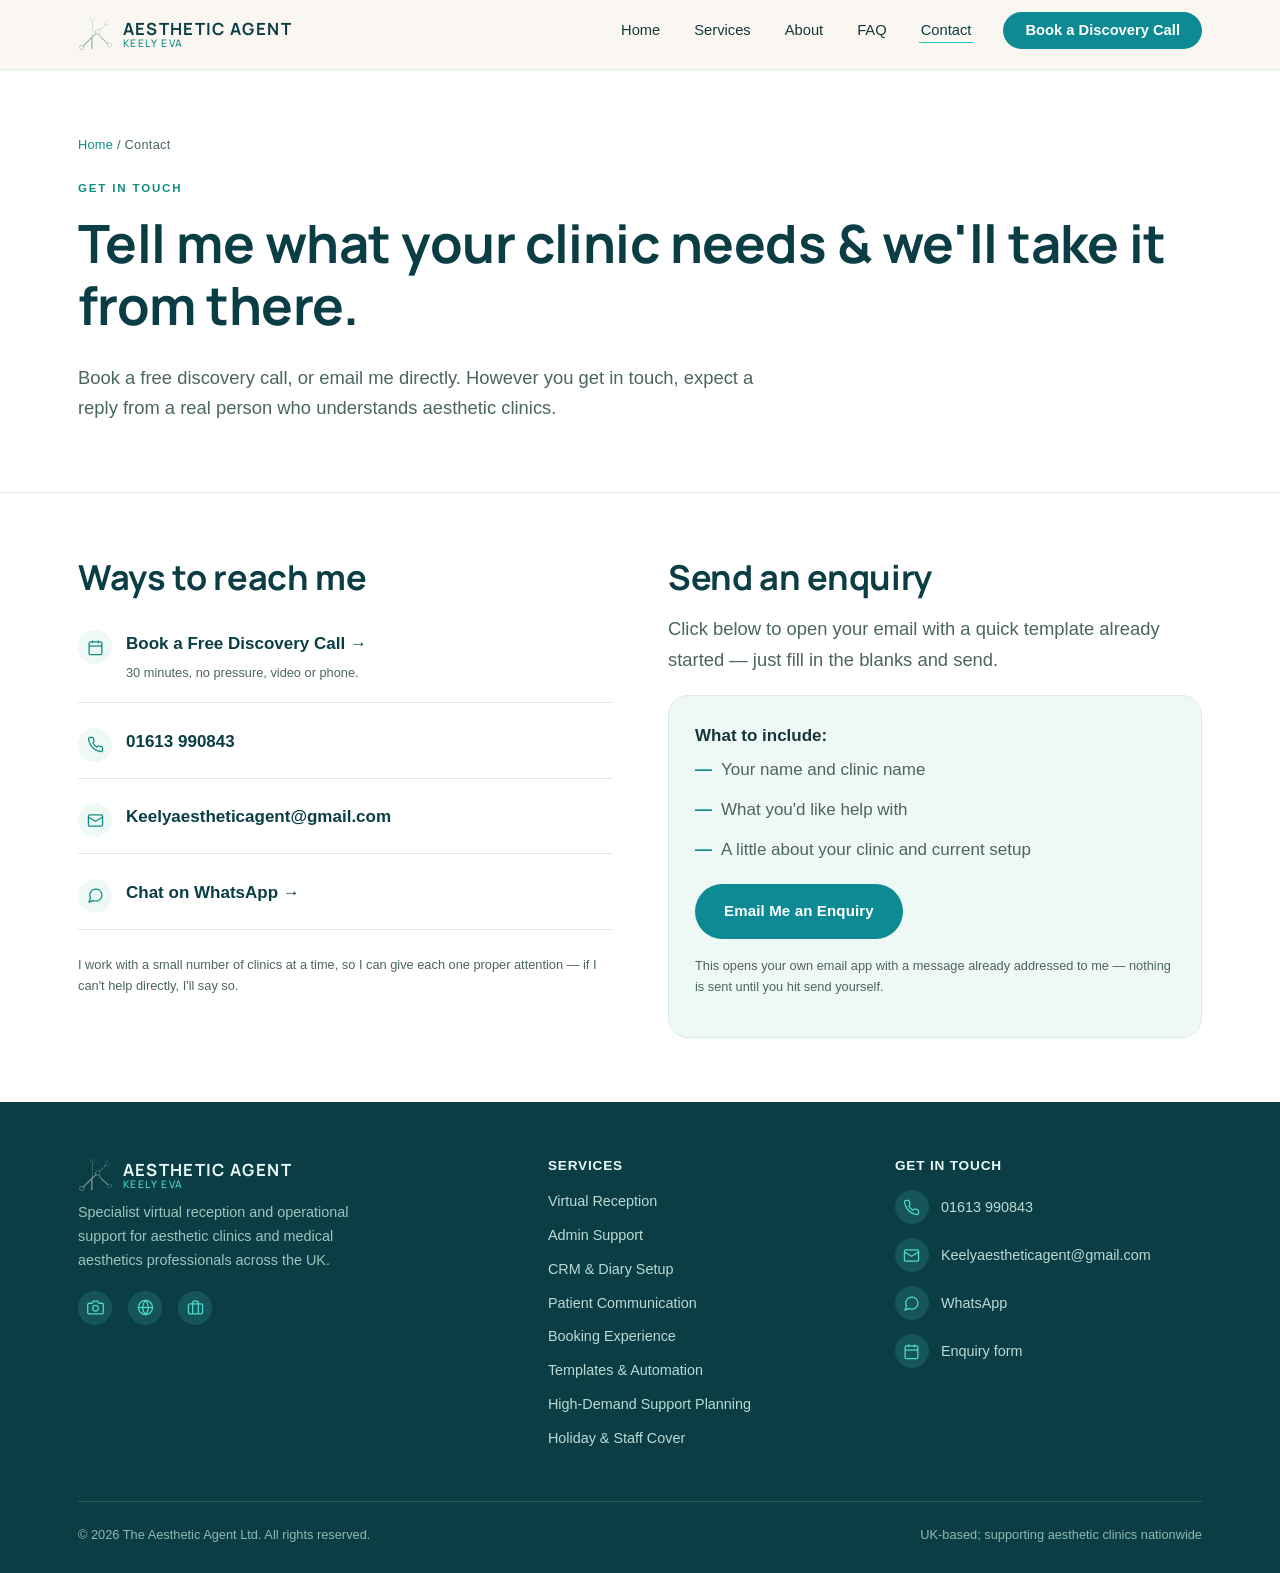
<file: contact.html>
<!DOCTYPE html>
<html lang="en-GB">
<head>
<meta name="google-site-verification" content="LrTZ-_2OvAy6hcdR30dcoT3imvey9oiNlOpvpMS3jeM" />
<meta charset="UTF-8">
<meta name="viewport" content="width=device-width, initial-scale=1">
<title>Contact | Aesthetic Clinic Virtual Reception | The Aesthetic Agent</title>
<meta name="description" content="Book a free discovery call or send an enquiry to The Aesthetic Agent. Virtual reception and business support for aesthetic clinics across the UK.">
<link rel="canonical" href="https://theaestheticagent.github.io/contact.html">
<meta property="og:type" content="website">
<meta property="og:title" content="Contact The Aesthetic Agent">
<meta property="og:description" content="Book a discovery call or send an enquiry about virtual reception support for your clinic.">
<meta property="og:url" content="https://theaestheticagent.github.io/contact.html">
<meta property="og:image" content="https://theaestheticagent.github.io/images/og-cover.jpg">
<meta property="og:site_name" content="The Aesthetic Agent">
<meta name="twitter:card" content="summary_large_image">
<meta name="twitter:title" content="Contact The Aesthetic Agent">
<meta name="twitter:description" content="Book a discovery call or send an enquiry about virtual reception support for your clinic.">
<link rel="icon" href="favicon.svg" type="image/svg+xml">
<link rel="preconnect" href="https://fonts.googleapis.com">
<link rel="preconnect" href="https://fonts.gstatic.com" crossorigin>
<link href="https://fonts.googleapis.com/css2?family=Manrope:wght@600;700;800&display=swap" rel="stylesheet">
<link rel="stylesheet" href="css/style.css">


</head>
<body>
<header class="site-header">
    <div class="container">
<a class="brand" href="index.html"><img src="images/logo-icon.png" alt="The Aesthetic Agent logo"><span class="brand-text"><span class="line1">Aesthetic Agent</span><span class="line2">Keely Eva</span></span></a>
      <button class="nav-toggle" aria-label="Open menu" aria-expanded="false">
        <svg viewBox="0 0 24 24" fill="none" stroke="#0B3D45" stroke-width="1.8"><line x1="4" y1="7" x2="20" y2="7"/><line x1="4" y1="12" x2="20" y2="12"/><line x1="4" y1="17" x2="20" y2="17"/></svg>
      </button>
      <nav class="main-nav" aria-label="Primary">
        <ul>
          <li><a href="index.html">Home</a></li><li class="has-dropdown"><a href="services/virtual-reception.html">Services</a><div class="dropdown"><a href="services/virtual-reception.html">Virtual Reception</a><a href="services/admin-support.html">Admin Support</a><a href="services/crm-diary-setup.html">CRM & Diary Setup</a><a href="services/patient-communication.html">Patient Communication</a><a href="services/booking-experience.html">Booking Experience</a><a href="services/templates-automation.html">Templates & Automation</a><a href="services/high-demand-support.html">High-Demand Support Planning</a><a href="services/holiday-cover.html">Holiday & Staff Cover</a></div></li><li><a href="about.html">About</a></li><li><a href="faq.html">FAQ</a></li><li><a href="contact.html" aria-current="page">Contact</a></li>
          <li><a class="nav-cta" href="contact.html">Book a Discovery Call</a></li>
        </ul>
      </nav>
    </div>
  </header>

<section class="page-hero">
  <div class="container">
    <p class="breadcrumbs"><a href="index.html">Home</a> / Contact</p>
    <span class="eyebrow">Get in touch</span>
    <h1>Tell me what your clinic needs & we'll take it from there.</h1>
    <p class="lede">Book a free discovery call, or email me directly. However you get in touch, expect a reply from a real person who understands aesthetic clinics.</p>
  </div>
</section>

<section>
  <div class="container contact-grid">
    <div>
      <h2>Ways to reach me</h2>
      <ul class="contact-methods">
        <li class="icon-row"><span class="icon-badge icon-badge-sm"><svg viewBox="0 0 24 24" fill="none" stroke="#0F8C82" stroke-width="1.8"><rect x="3" y="4" width="18" height="18" rx="2"/><line x1="16" y1="2" x2="16" y2="6"/><line x1="8" y1="2" x2="8" y2="6"/><line x1="3" y1="10" x2="21" y2="10"/></svg></span><span><a href="https://calendar.app.google/j2XdcJ9Z2uMr36GGA">Book a Free Discovery Call &rarr;</a><br><span class="form-note">30 minutes, no pressure, video or phone.</span></span></li>
        <li class="icon-row"><span class="icon-badge icon-badge-sm"><svg viewBox="0 0 24 24" fill="none" stroke="#0F8C82" stroke-width="1.8"><path d="M22 16.92v3a2 2 0 0 1-2.18 2 19.79 19.79 0 0 1-8.63-3.07 19.5 19.5 0 0 1-6-6 19.79 19.79 0 0 1-3.07-8.67A2 2 0 0 1 4.11 2h3a2 2 0 0 1 2 1.72c.127.96.362 1.903.7 2.81a2 2 0 0 1-.45 2.11L8.09 9.91a16 16 0 0 0 6 6l1.27-1.27a2 2 0 0 1 2.11-.45c.907.338 1.85.573 2.81.7A2 2 0 0 1 22 16.92z"/></svg></span><a href="tel:01613990843">01613 990843</a></li>
        <li class="icon-row"><span class="icon-badge icon-badge-sm"><svg viewBox="0 0 24 24" fill="none" stroke="#0F8C82" stroke-width="1.8"><rect x="2" y="4" width="20" height="16" rx="2"/><path d="m22 7-10 6L2 7"/></svg></span><a href="mailto:Keelyaestheticagent@gmail.com">Keelyaestheticagent@gmail.com</a></li>
        <li class="icon-row"><span class="icon-badge icon-badge-sm"><svg viewBox="0 0 24 24" fill="none" stroke="#0F8C82" stroke-width="1.8"><path d="M21 11.5a8.38 8.38 0 0 1-.9 3.8 8.5 8.5 0 0 1-7.6 4.7 8.38 8.38 0 0 1-3.8-.9L3 21l1.9-5.7a8.38 8.38 0 0 1-.9-3.8 8.5 8.5 0 0 1 4.7-7.6 8.38 8.38 0 0 1 3.8-.9h.5a8.48 8.48 0 0 1 8 8v.5z"/></svg></span><a href="https://wa.me/441613990843?text=Hi%2C%20I%27m%20interested%20in%20your%20services">Chat on WhatsApp &rarr;</a></li>
      </ul>
      <p style="margin-top:24px;" class="form-note">I work with a small number of clinics at a time, so I can give each one proper attention &mdash; if I can't help directly, I'll say so.</p>
    </div>
    <div>
      <h2>Send an enquiry</h2>
      <p class="lede" style="margin-bottom:20px;">Click below to open your email with a quick template already started &mdash; just fill in the blanks and send.</p>
      <div style="background:var(--panel); border:1px solid var(--line); border-radius:20px; padding:26px;">
        <p style="margin-bottom:6px;"><strong>What to include:</strong></p>
        <ul class="list-check" style="margin-bottom:20px;">
          <li>Your name and clinic name</li>
          <li>What you'd like help with</li>
          <li>A little about your clinic and current setup</li>
        </ul>
        <a class="btn btn-primary" href="mailto:Keelyaestheticagent@gmail.com?subject=Enquiry%20from%20The%20Aesthetic%20Agent%20website&amp;body=Hi%20Keely%2C%0A%0AMy%20name%20is%3A%0AMy%20clinic%20is%3A%0AI%27d%20like%20help%20with%3A%0A%0AA%20bit%20about%20my%20clinic%3A%0A">Email Me an Enquiry</a>
        <p class="form-note" style="margin-top:16px;">This opens your own email app with a message already addressed to me &mdash; nothing is sent until you hit send yourself.</p>
      </div>
    </div>
  </div>
</section>

<footer class="site-footer">
    <div class="container">
      <div class="footer-grid">
        <div class="footer-brand">
<a class="brand" href="index.html" style="color:#EAFBF8"><img src="images/logo-icon.png" alt="The Aesthetic Agent logo" style="filter:brightness(0) invert(1);"><span class="brand-text"><span class="line1" style="color:#EAFBF8">Aesthetic Agent</span><span class="line2" style="color:#4FD9CC">Keely Eva</span></span></a>
          <p>Specialist virtual reception and operational support for aesthetic clinics and medical aesthetics professionals across the UK.</p>
          <div class="footer-social" style="margin-top:18px;">
            <a href="https://www.instagram.com/the_aestheticagent/" aria-label="Instagram" class="icon-badge icon-badge-sm icon-badge-dark" style="color:#4FD9CC;"><svg viewBox="0 0 24 24" fill="none" stroke="currentColor" stroke-width="1.8"><path d="M23 19a2 2 0 0 1-2 2H3a2 2 0 0 1-2-2V8a2 2 0 0 1 2-2h4l2-3h6l2 3h4a2 2 0 0 1 2 2z"/><circle cx="12" cy="13" r="4"/></svg></a>
            <a href="https://www.facebook.com/profile.php?id=61587411651594" aria-label="Facebook" class="icon-badge icon-badge-sm icon-badge-dark" style="color:#4FD9CC;"><svg viewBox="0 0 24 24" fill="none" stroke="currentColor" stroke-width="1.8"><circle cx="12" cy="12" r="10"/><line x1="2" y1="12" x2="22" y2="12"/><path d="M12 2a15.3 15.3 0 0 1 4 10 15.3 15.3 0 0 1-4 10 15.3 15.3 0 0 1-4-10 15.3 15.3 0 0 1 4-10z"/></svg></a>
            <a href="https://www.linkedin.com/in/keely-eva-486a893a3/" aria-label="LinkedIn" class="icon-badge icon-badge-sm icon-badge-dark" style="color:#4FD9CC;"><svg viewBox="0 0 24 24" fill="none" stroke="currentColor" stroke-width="1.8"><rect x="2" y="7" width="20" height="14" rx="2"/><path d="M16 21V5a2 2 0 0 0-2-2h-4a2 2 0 0 0-2 2v16"/></svg></a>
          </div>
        </div>
        <div>
          <h4>Services</h4>
          <ul><li><a href="services/virtual-reception.html">Virtual Reception</a></li><li><a href="services/admin-support.html">Admin Support</a></li><li><a href="services/crm-diary-setup.html">CRM & Diary Setup</a></li><li><a href="services/patient-communication.html">Patient Communication</a></li><li><a href="services/booking-experience.html">Booking Experience</a></li><li><a href="services/templates-automation.html">Templates & Automation</a></li><li><a href="services/high-demand-support.html">High-Demand Support Planning</a></li><li><a href="services/holiday-cover.html">Holiday & Staff Cover</a></li></ul>
        </div>
        <div>
          <h4>Get in touch</h4>
          <ul>
            <li class="icon-row"><span class="icon-badge icon-badge-sm icon-badge-dark" style="color:#4FD9CC;"><svg viewBox="0 0 24 24" fill="none" stroke="currentColor" stroke-width="1.8"><path d="M22 16.92v3a2 2 0 0 1-2.18 2 19.79 19.79 0 0 1-8.63-3.07 19.5 19.5 0 0 1-6-6 19.79 19.79 0 0 1-3.07-8.67A2 2 0 0 1 4.11 2h3a2 2 0 0 1 2 1.72c.127.96.362 1.903.7 2.81a2 2 0 0 1-.45 2.11L8.09 9.91a16 16 0 0 0 6 6l1.27-1.27a2 2 0 0 1 2.11-.45c.907.338 1.85.573 2.81.7A2 2 0 0 1 22 16.92z"/></svg></span><a href="tel:01613990843">01613 990843</a></li>
            <li class="icon-row"><span class="icon-badge icon-badge-sm icon-badge-dark" style="color:#4FD9CC;"><svg viewBox="0 0 24 24" fill="none" stroke="currentColor" stroke-width="1.8"><rect x="2" y="4" width="20" height="16" rx="2"/><path d="m22 7-10 6L2 7"/></svg></span><a href="mailto:Keelyaestheticagent@gmail.com">Keelyaestheticagent@gmail.com</a></li>
            <li class="icon-row"><span class="icon-badge icon-badge-sm icon-badge-dark" style="color:#4FD9CC;"><svg viewBox="0 0 24 24" fill="none" stroke="currentColor" stroke-width="1.8"><path d="M21 11.5a8.38 8.38 0 0 1-.9 3.8 8.5 8.5 0 0 1-7.6 4.7 8.38 8.38 0 0 1-3.8-.9L3 21l1.9-5.7a8.38 8.38 0 0 1-.9-3.8 8.5 8.5 0 0 1 4.7-7.6 8.38 8.38 0 0 1 3.8-.9h.5a8.48 8.48 0 0 1 8 8v.5z"/></svg></span><a href="https://wa.me/441613990843?text=Hi%2C%20I%27m%20interested%20in%20your%20services">WhatsApp</a></li>
            <li class="icon-row"><span class="icon-badge icon-badge-sm icon-badge-dark" style="color:#4FD9CC;"><svg viewBox="0 0 24 24" fill="none" stroke="currentColor" stroke-width="1.8"><rect x="3" y="4" width="18" height="18" rx="2"/><line x1="16" y1="2" x2="16" y2="6"/><line x1="8" y1="2" x2="8" y2="6"/><line x1="3" y1="10" x2="21" y2="10"/></svg></span><a href="contact.html">Enquiry form</a></li>
          </ul>
        </div>
      </div>
      <div class="footer-bottom">
        <span>&copy; <span id="year">2026</span> The Aesthetic Agent Ltd. All rights reserved.</span>
        <span>UK-based; supporting aesthetic clinics nationwide</span>
      </div>
    </div>
  </footer>
<script src="js/script.js"></script>
</body>
</html>
</file>
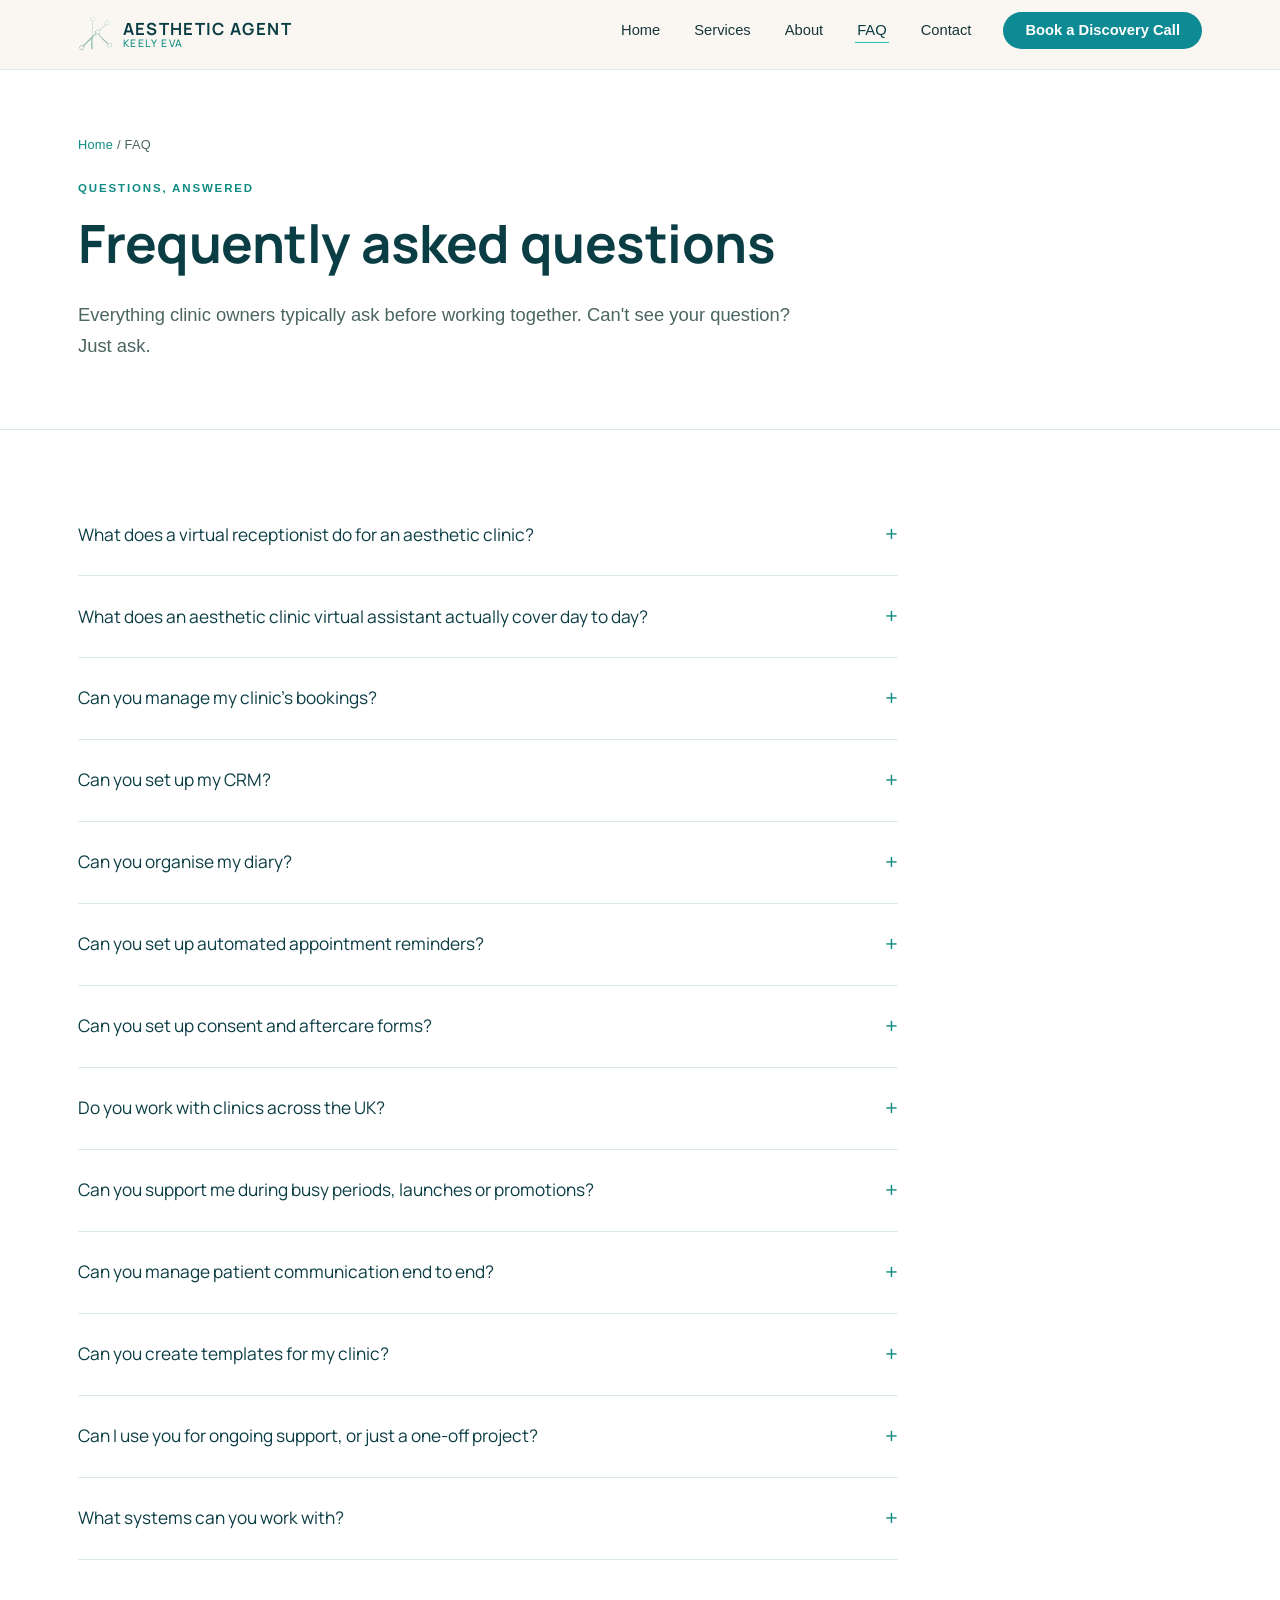
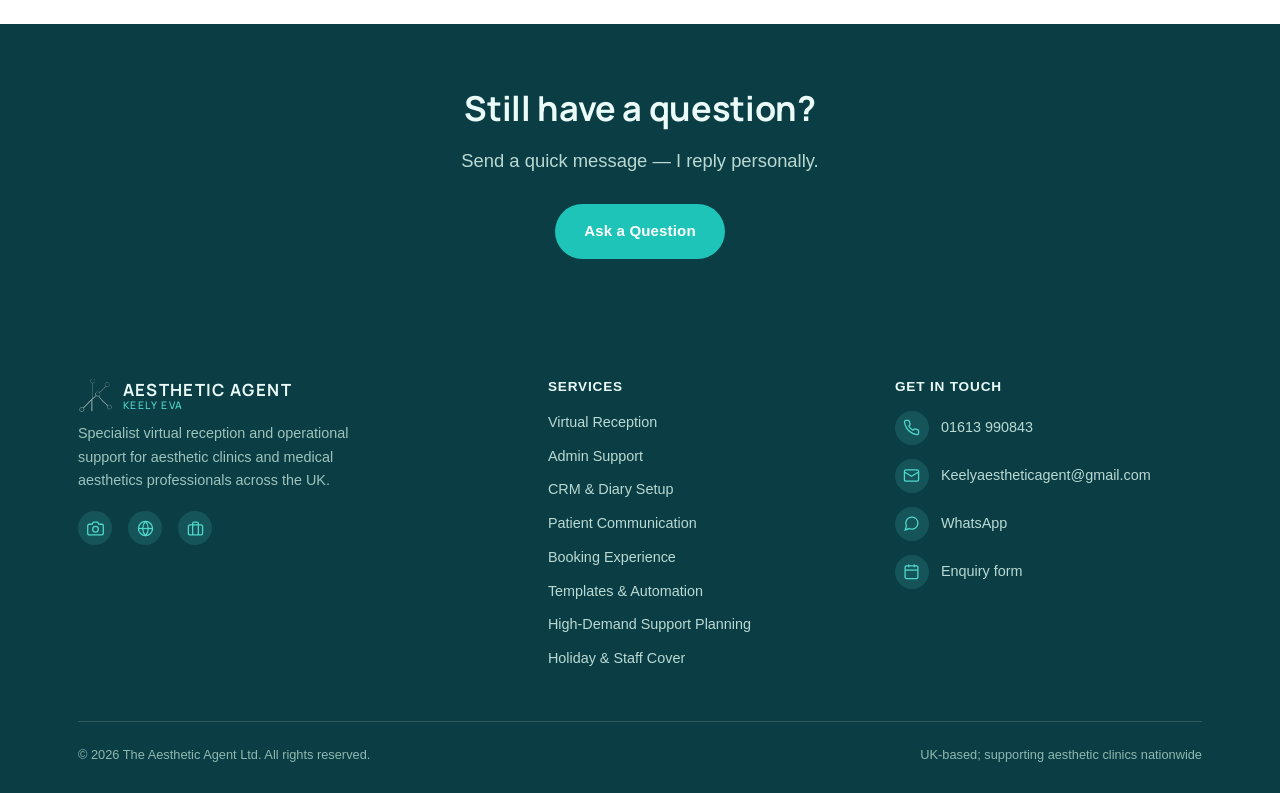
<file: faq.html>
<!DOCTYPE html>
<html lang="en-GB">
<head>
<meta name="google-site-verification" content="LrTZ-_2OvAy6hcdR30dcoT3imvey9oiNlOpvpMS3jeM" />
<meta charset="UTF-8">
<meta name="viewport" content="width=device-width, initial-scale=1">
<title>FAQ | Virtual Reception for Aesthetic Clinics | The Aesthetic Agent</title>
<meta name="description" content="Answers to common questions about virtual reception, CRM setup, booking management and patient communication support for UK aesthetic clinics.">
<link rel="canonical" href="https://theaestheticagent.github.io/faq.html">
<meta property="og:type" content="website">
<meta property="og:title" content="FAQ | The Aesthetic Agent">
<meta property="og:description" content="Common questions about virtual reception and business support for aesthetic clinics.">
<meta property="og:url" content="https://theaestheticagent.github.io/faq.html">
<meta property="og:image" content="https://theaestheticagent.github.io/images/og-cover.jpg">
<meta property="og:site_name" content="The Aesthetic Agent">
<meta name="twitter:card" content="summary_large_image">
<meta name="twitter:title" content="FAQ | The Aesthetic Agent">
<meta name="twitter:description" content="Common questions about virtual reception and business support for aesthetic clinics.">
<link rel="icon" href="favicon.svg" type="image/svg+xml">
<link rel="preconnect" href="https://fonts.googleapis.com">
<link rel="preconnect" href="https://fonts.gstatic.com" crossorigin>
<link href="https://fonts.googleapis.com/css2?family=Manrope:wght@600;700;800&display=swap" rel="stylesheet">
<link rel="stylesheet" href="css/style.css">

<script type="application/ld+json">{"@context": "https://schema.org", "@type": "FAQPage", "mainEntity": [{"@type": "Question", "name": "What does a virtual receptionist do for an aesthetic clinic?", "acceptedAnswer": {"@type": "Answer", "text": "I answer enquiries as they come in across phone, email, DM or WhatsApp, respond in your voice, guide prospective patients toward booking, and keep your CRM and diary updated &mdash; effectively running your front desk without being physically in your clinic."}}, {"@type": "Question", "name": "What does an aesthetic clinic virtual assistant actually cover day to day?", "acceptedAnswer": {"@type": "Answer", "text": "Day to day it typically covers enquiry responses, booking management, diary organisation, follow-ups, CRM updates and general admin &mdash; tailored to whichever tier of support you choose."}}, {"@type": "Question", "name": "Can you manage my clinic's bookings?", "acceptedAnswer": {"@type": "Answer", "text": "Yes. I can manage bookings directly within your existing system, confirm appointments, handle reschedules, and make sure your diary reflects reality."}}, {"@type": "Question", "name": "Can you set up my CRM?", "acceptedAnswer": {"@type": "Answer", "text": "Yes &mdash; CRM and diary setup is one of my core standalone services. I configure appointment types, durations, booking rules, automated reminders and consent forms so the system runs the way your clinic actually works."}}, {"@type": "Question", "name": "Can you organise my diary?", "acceptedAnswer": {"@type": "Answer", "text": "Yes. Diary structure &mdash; appointment lengths, buffer times, treatment categories &mdash; is usually one of the first things I tidy up, because it affects everything downstream."}}, {"@type": "Question", "name": "Can you set up automated appointment reminders?", "acceptedAnswer": {"@type": "Answer", "text": "Yes. I configure automated reminders within your existing CRM or booking platform so patients are reminded consistently, without you having to chase manually."}}, {"@type": "Question", "name": "Can you set up consent and aftercare forms?", "acceptedAnswer": {"@type": "Answer", "text": "Yes. I build and configure consent and aftercare forms within your booking system, and set up the automated sending so they reach patients at the right point in their journey."}}, {"@type": "Question", "name": "Do you work with clinics across the UK?", "acceptedAnswer": {"@type": "Answer", "text": "Yes. Support is delivered remotely, so I work with aesthetic and medical aesthetics clinics anywhere in the UK."}}, {"@type": "Question", "name": "Can you support me during busy periods, launches or promotions?", "acceptedAnswer": {"@type": "Answer", "text": "Yes &mdash; this is what High-Demand Support Planning covers. We prepare your response handling, booking flow and communication in advance, so a spike in enquiries doesn't overwhelm your team."}}, {"@type": "Question", "name": "Can you manage patient communication end to end?", "acceptedAnswer": {"@type": "Answer", "text": "Yes. From the first enquiry reply through to follow-ups and appointment reminders, I can manage the full communication thread so nothing falls through the cracks."}}, {"@type": "Question", "name": "Can you create templates for my clinic?", "acceptedAnswer": {"@type": "Answer", "text": "Yes. I write bespoke templates for enquiry replies, follow-ups, reminders and WhatsApp or DM greetings, all in your clinic's voice."}}, {"@type": "Question", "name": "Can I use you for ongoing support, or just a one-off project?", "acceptedAnswer": {"@type": "Answer", "text": "Both. Many clinics work with me on an ongoing daily basis for reception and admin; others bring me in for a standalone project such as a CRM setup, booking journey audit, or template suite."}}, {"@type": "Question", "name": "What systems can you work with?", "acceptedAnswer": {"@type": "Answer", "text": "I work across the booking and CRM platforms commonly used in UK aesthetics. If yours is less common, let me know on our call &mdash; I'm quick to learn new systems."}}]}</script>
</head>
<body>
<header class="site-header">
    <div class="container">
<a class="brand" href="index.html"><img src="images/logo-icon.png" alt="The Aesthetic Agent logo"><span class="brand-text"><span class="line1">Aesthetic Agent</span><span class="line2">Keely Eva</span></span></a>
      <button class="nav-toggle" aria-label="Open menu" aria-expanded="false">
        <svg viewBox="0 0 24 24" fill="none" stroke="#0B3D45" stroke-width="1.8"><line x1="4" y1="7" x2="20" y2="7"/><line x1="4" y1="12" x2="20" y2="12"/><line x1="4" y1="17" x2="20" y2="17"/></svg>
      </button>
      <nav class="main-nav" aria-label="Primary">
        <ul>
          <li><a href="index.html">Home</a></li><li class="has-dropdown"><a href="services/virtual-reception.html">Services</a><div class="dropdown"><a href="services/virtual-reception.html">Virtual Reception</a><a href="services/admin-support.html">Admin Support</a><a href="services/crm-diary-setup.html">CRM & Diary Setup</a><a href="services/patient-communication.html">Patient Communication</a><a href="services/booking-experience.html">Booking Experience</a><a href="services/templates-automation.html">Templates & Automation</a><a href="services/high-demand-support.html">High-Demand Support Planning</a><a href="services/holiday-cover.html">Holiday & Staff Cover</a></div></li><li><a href="about.html">About</a></li><li><a href="faq.html" aria-current="page">FAQ</a></li><li><a href="contact.html">Contact</a></li>
          <li><a class="nav-cta" href="contact.html">Book a Discovery Call</a></li>
        </ul>
      </nav>
    </div>
  </header>

<section class="page-hero">
  <div class="container">
    <p class="breadcrumbs"><a href="index.html">Home</a> / FAQ</p>
    <span class="eyebrow">Questions, answered</span>
    <h1>Frequently asked questions</h1>
    <p class="lede">Everything clinic owners typically ask before working together. Can't see your question? Just ask.</p>
  </div>
</section>
<section>
  <div class="container">
    <div style="max-width:820px;"><details class="faq-item"><summary>What does a virtual receptionist do for an aesthetic clinic?</summary><p>I answer enquiries as they come in across phone, email, DM or WhatsApp, respond in your voice, guide prospective patients toward booking, and keep your CRM and diary updated &mdash; effectively running your front desk without being physically in your clinic.</p></details><details class="faq-item"><summary>What does an aesthetic clinic virtual assistant actually cover day to day?</summary><p>Day to day it typically covers enquiry responses, booking management, diary organisation, follow-ups, CRM updates and general admin &mdash; tailored to whichever tier of support you choose.</p></details><details class="faq-item"><summary>Can you manage my clinic's bookings?</summary><p>Yes. I can manage bookings directly within your existing system, confirm appointments, handle reschedules, and make sure your diary reflects reality.</p></details><details class="faq-item"><summary>Can you set up my CRM?</summary><p>Yes &mdash; CRM and diary setup is one of my core standalone services. I configure appointment types, durations, booking rules, automated reminders and consent forms so the system runs the way your clinic actually works.</p></details><details class="faq-item"><summary>Can you organise my diary?</summary><p>Yes. Diary structure &mdash; appointment lengths, buffer times, treatment categories &mdash; is usually one of the first things I tidy up, because it affects everything downstream.</p></details><details class="faq-item"><summary>Can you set up automated appointment reminders?</summary><p>Yes. I configure automated reminders within your existing CRM or booking platform so patients are reminded consistently, without you having to chase manually.</p></details><details class="faq-item"><summary>Can you set up consent and aftercare forms?</summary><p>Yes. I build and configure consent and aftercare forms within your booking system, and set up the automated sending so they reach patients at the right point in their journey.</p></details><details class="faq-item"><summary>Do you work with clinics across the UK?</summary><p>Yes. Support is delivered remotely, so I work with aesthetic and medical aesthetics clinics anywhere in the UK.</p></details><details class="faq-item"><summary>Can you support me during busy periods, launches or promotions?</summary><p>Yes &mdash; this is what High-Demand Support Planning covers. We prepare your response handling, booking flow and communication in advance, so a spike in enquiries doesn't overwhelm your team.</p></details><details class="faq-item"><summary>Can you manage patient communication end to end?</summary><p>Yes. From the first enquiry reply through to follow-ups and appointment reminders, I can manage the full communication thread so nothing falls through the cracks.</p></details><details class="faq-item"><summary>Can you create templates for my clinic?</summary><p>Yes. I write bespoke templates for enquiry replies, follow-ups, reminders and WhatsApp or DM greetings, all in your clinic's voice.</p></details><details class="faq-item"><summary>Can I use you for ongoing support, or just a one-off project?</summary><p>Both. Many clinics work with me on an ongoing daily basis for reception and admin; others bring me in for a standalone project such as a CRM setup, booking journey audit, or template suite.</p></details><details class="faq-item"><summary>What systems can you work with?</summary><p>I work across the booking and CRM platforms commonly used in UK aesthetics. If yours is less common, let me know on our call &mdash; I'm quick to learn new systems.</p></details></div>
  </div>
</section>
<section class="cta-band">
  <div class="container">
    <h2>Still have a question?</h2>
    <p class="lede">Send a quick message &mdash; I reply personally.</p>
    <div class="btn-row"><a class="btn btn-brass" href="contact.html">Ask a Question</a></div>
  </div>
</section>

<footer class="site-footer">
    <div class="container">
      <div class="footer-grid">
        <div class="footer-brand">
<a class="brand" href="index.html" style="color:#EAFBF8"><img src="images/logo-icon.png" alt="The Aesthetic Agent logo" style="filter:brightness(0) invert(1);"><span class="brand-text"><span class="line1" style="color:#EAFBF8">Aesthetic Agent</span><span class="line2" style="color:#4FD9CC">Keely Eva</span></span></a>
          <p>Specialist virtual reception and operational support for aesthetic clinics and medical aesthetics professionals across the UK.</p>
          <div class="footer-social" style="margin-top:18px;">
            <a href="https://www.instagram.com/the_aestheticagent/" aria-label="Instagram" class="icon-badge icon-badge-sm icon-badge-dark" style="color:#4FD9CC;"><svg viewBox="0 0 24 24" fill="none" stroke="currentColor" stroke-width="1.8"><path d="M23 19a2 2 0 0 1-2 2H3a2 2 0 0 1-2-2V8a2 2 0 0 1 2-2h4l2-3h6l2 3h4a2 2 0 0 1 2 2z"/><circle cx="12" cy="13" r="4"/></svg></a>
            <a href="https://www.facebook.com/profile.php?id=61587411651594" aria-label="Facebook" class="icon-badge icon-badge-sm icon-badge-dark" style="color:#4FD9CC;"><svg viewBox="0 0 24 24" fill="none" stroke="currentColor" stroke-width="1.8"><circle cx="12" cy="12" r="10"/><line x1="2" y1="12" x2="22" y2="12"/><path d="M12 2a15.3 15.3 0 0 1 4 10 15.3 15.3 0 0 1-4 10 15.3 15.3 0 0 1-4-10 15.3 15.3 0 0 1 4-10z"/></svg></a>
            <a href="https://www.linkedin.com/in/keely-eva-486a893a3/" aria-label="LinkedIn" class="icon-badge icon-badge-sm icon-badge-dark" style="color:#4FD9CC;"><svg viewBox="0 0 24 24" fill="none" stroke="currentColor" stroke-width="1.8"><rect x="2" y="7" width="20" height="14" rx="2"/><path d="M16 21V5a2 2 0 0 0-2-2h-4a2 2 0 0 0-2 2v16"/></svg></a>
          </div>
        </div>
        <div>
          <h4>Services</h4>
          <ul><li><a href="services/virtual-reception.html">Virtual Reception</a></li><li><a href="services/admin-support.html">Admin Support</a></li><li><a href="services/crm-diary-setup.html">CRM & Diary Setup</a></li><li><a href="services/patient-communication.html">Patient Communication</a></li><li><a href="services/booking-experience.html">Booking Experience</a></li><li><a href="services/templates-automation.html">Templates & Automation</a></li><li><a href="services/high-demand-support.html">High-Demand Support Planning</a></li><li><a href="services/holiday-cover.html">Holiday & Staff Cover</a></li></ul>
        </div>
        <div>
          <h4>Get in touch</h4>
          <ul>
            <li class="icon-row"><span class="icon-badge icon-badge-sm icon-badge-dark" style="color:#4FD9CC;"><svg viewBox="0 0 24 24" fill="none" stroke="currentColor" stroke-width="1.8"><path d="M22 16.92v3a2 2 0 0 1-2.18 2 19.79 19.79 0 0 1-8.63-3.07 19.5 19.5 0 0 1-6-6 19.79 19.79 0 0 1-3.07-8.67A2 2 0 0 1 4.11 2h3a2 2 0 0 1 2 1.72c.127.96.362 1.903.7 2.81a2 2 0 0 1-.45 2.11L8.09 9.91a16 16 0 0 0 6 6l1.27-1.27a2 2 0 0 1 2.11-.45c.907.338 1.85.573 2.81.7A2 2 0 0 1 22 16.92z"/></svg></span><a href="tel:01613990843">01613 990843</a></li>
            <li class="icon-row"><span class="icon-badge icon-badge-sm icon-badge-dark" style="color:#4FD9CC;"><svg viewBox="0 0 24 24" fill="none" stroke="currentColor" stroke-width="1.8"><rect x="2" y="4" width="20" height="16" rx="2"/><path d="m22 7-10 6L2 7"/></svg></span><a href="mailto:Keelyaestheticagent@gmail.com">Keelyaestheticagent@gmail.com</a></li>
            <li class="icon-row"><span class="icon-badge icon-badge-sm icon-badge-dark" style="color:#4FD9CC;"><svg viewBox="0 0 24 24" fill="none" stroke="currentColor" stroke-width="1.8"><path d="M21 11.5a8.38 8.38 0 0 1-.9 3.8 8.5 8.5 0 0 1-7.6 4.7 8.38 8.38 0 0 1-3.8-.9L3 21l1.9-5.7a8.38 8.38 0 0 1-.9-3.8 8.5 8.5 0 0 1 4.7-7.6 8.38 8.38 0 0 1 3.8-.9h.5a8.48 8.48 0 0 1 8 8v.5z"/></svg></span><a href="https://wa.me/441613990843?text=Hi%2C%20I%27m%20interested%20in%20your%20services">WhatsApp</a></li>
            <li class="icon-row"><span class="icon-badge icon-badge-sm icon-badge-dark" style="color:#4FD9CC;"><svg viewBox="0 0 24 24" fill="none" stroke="currentColor" stroke-width="1.8"><rect x="3" y="4" width="18" height="18" rx="2"/><line x1="16" y1="2" x2="16" y2="6"/><line x1="8" y1="2" x2="8" y2="6"/><line x1="3" y1="10" x2="21" y2="10"/></svg></span><a href="contact.html">Enquiry form</a></li>
          </ul>
        </div>
      </div>
      <div class="footer-bottom">
        <span>&copy; <span id="year">2026</span> The Aesthetic Agent Ltd. All rights reserved.</span>
        <span>UK-based; supporting aesthetic clinics nationwide</span>
      </div>
    </div>
  </footer>
<script src="js/script.js"></script>
</body>
</html>
</file>
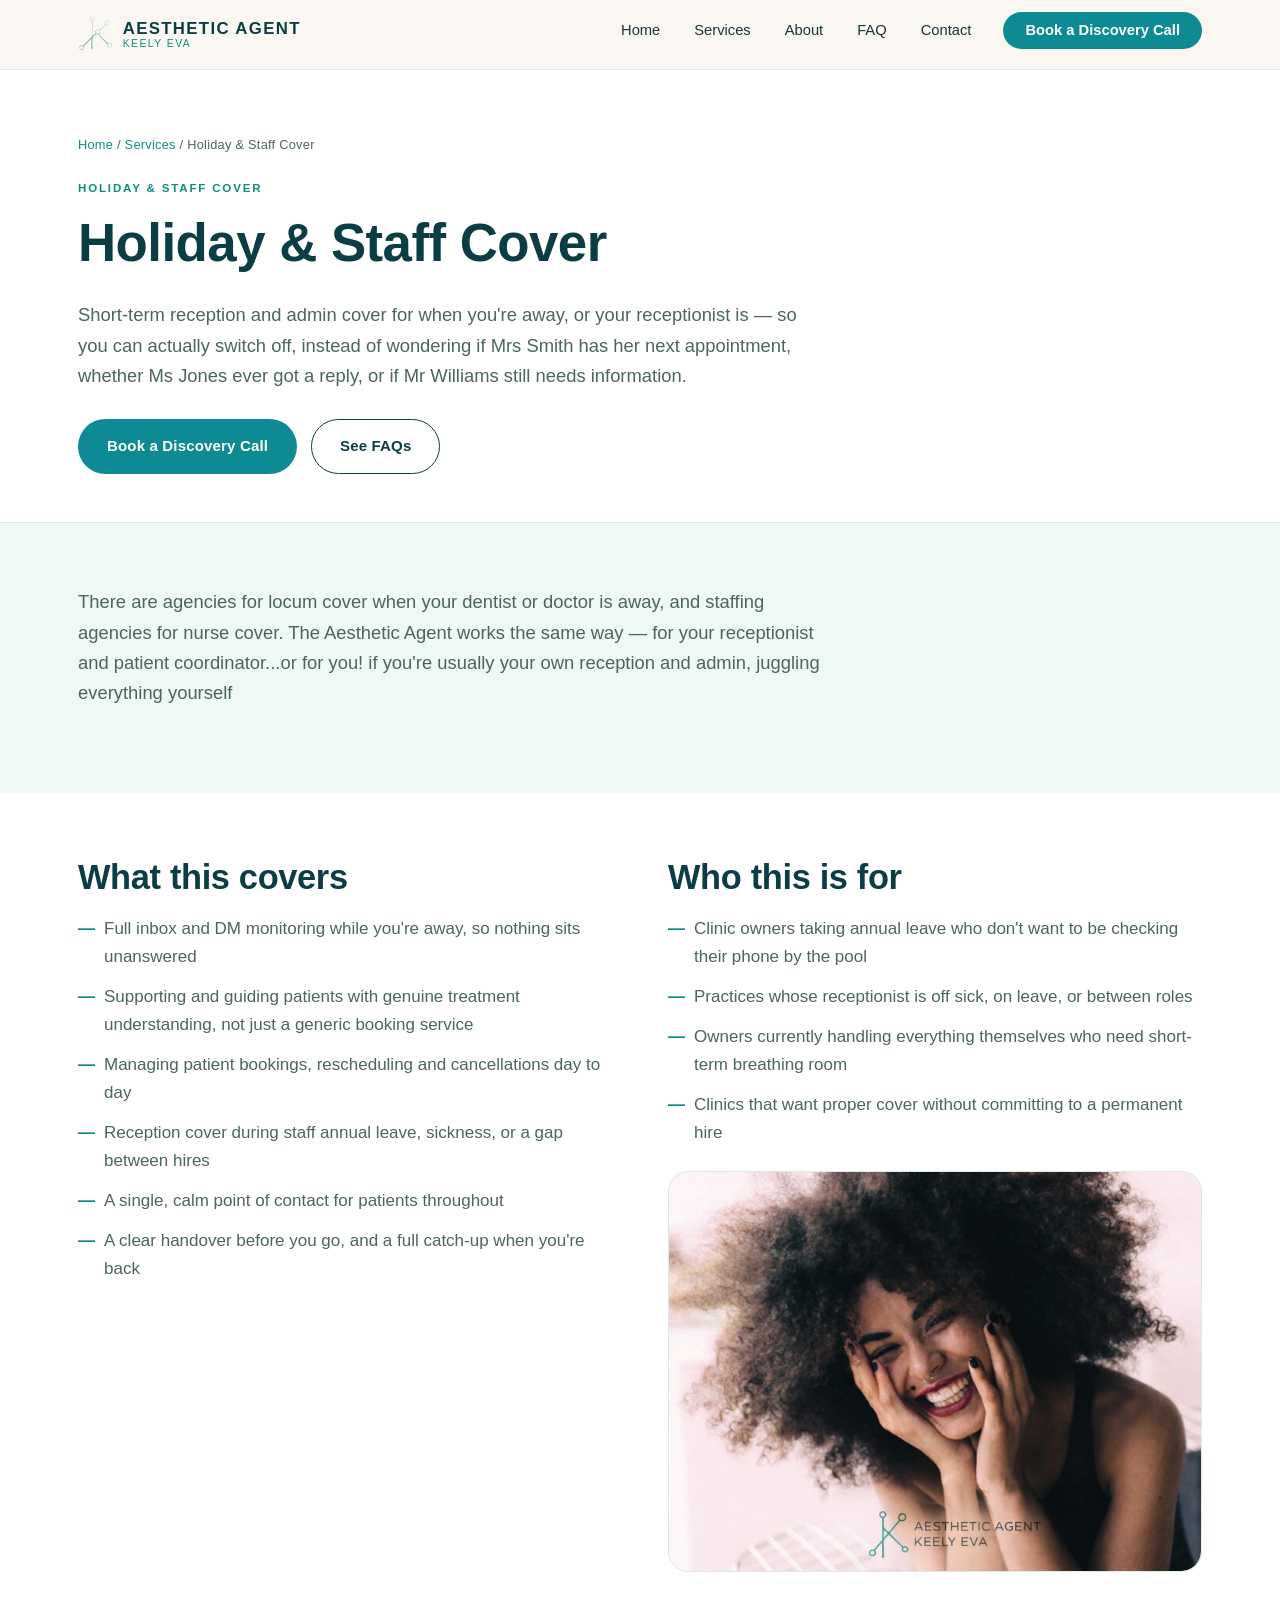
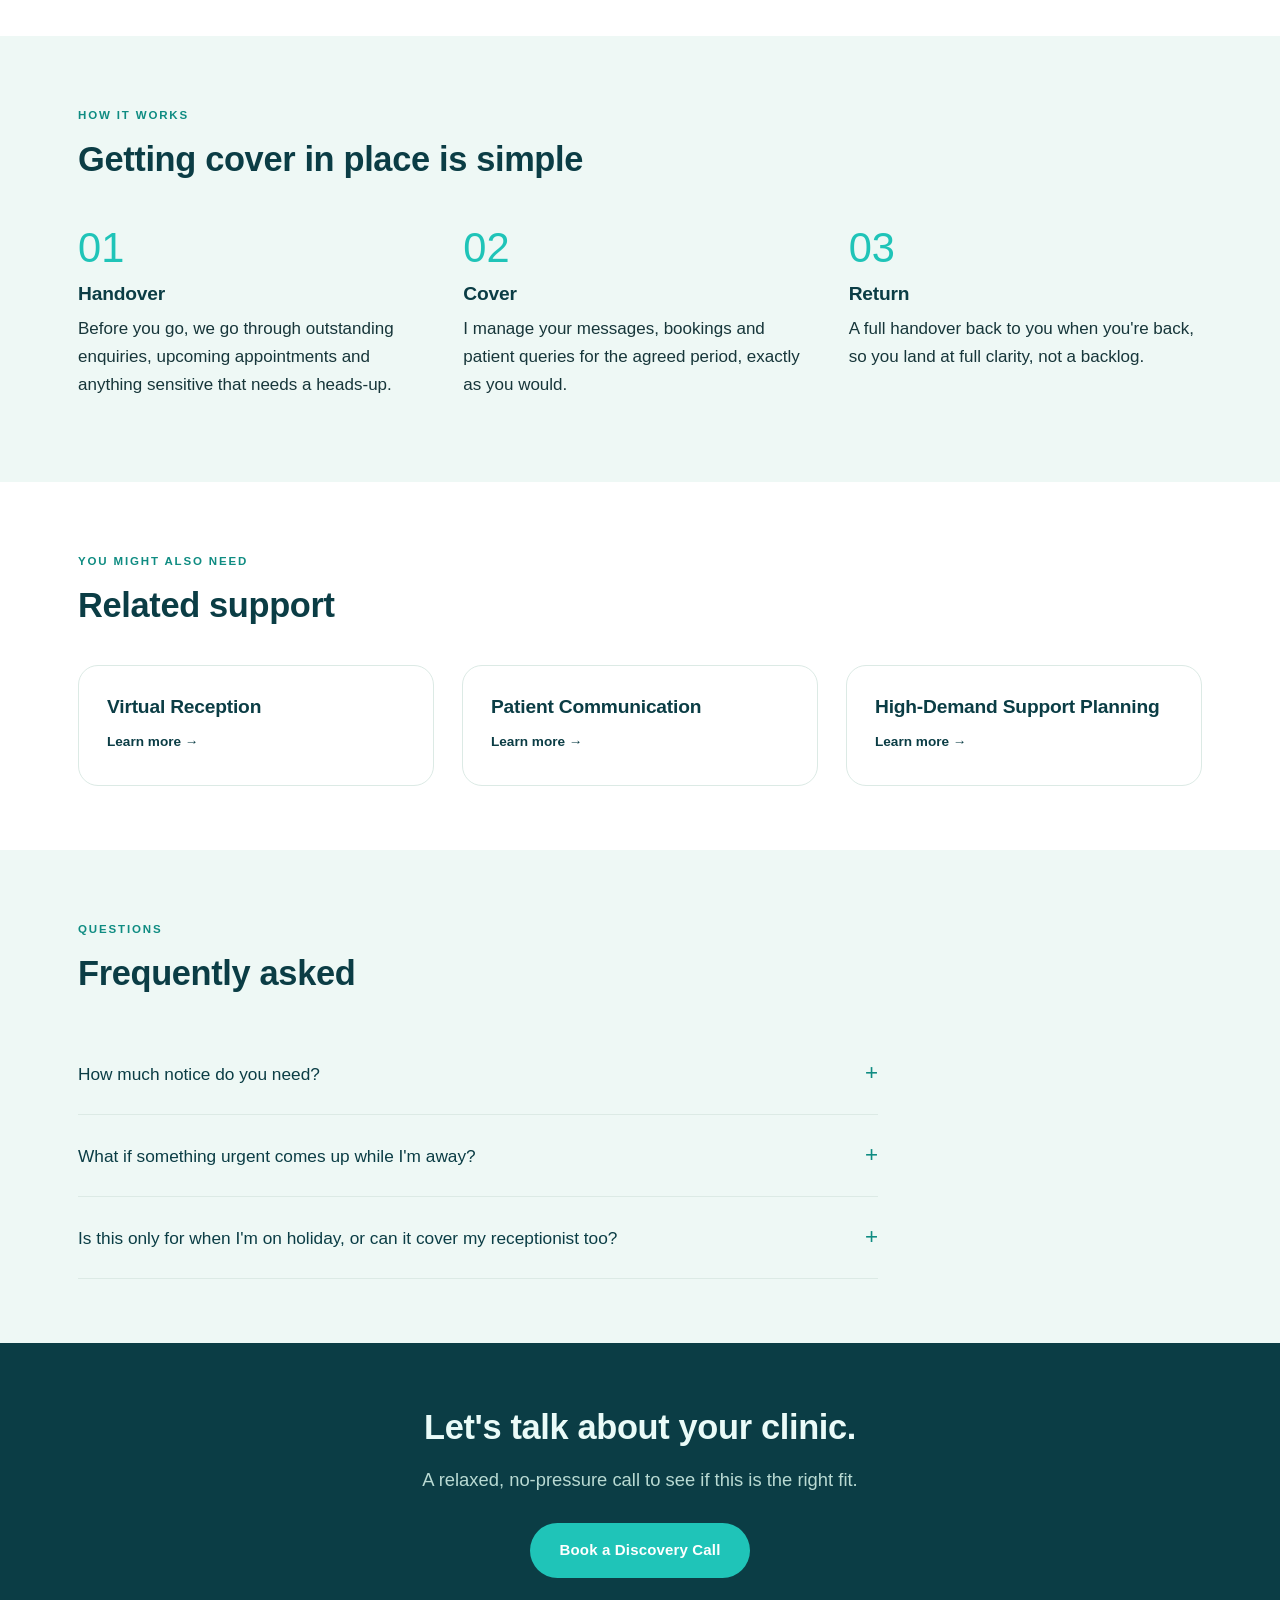
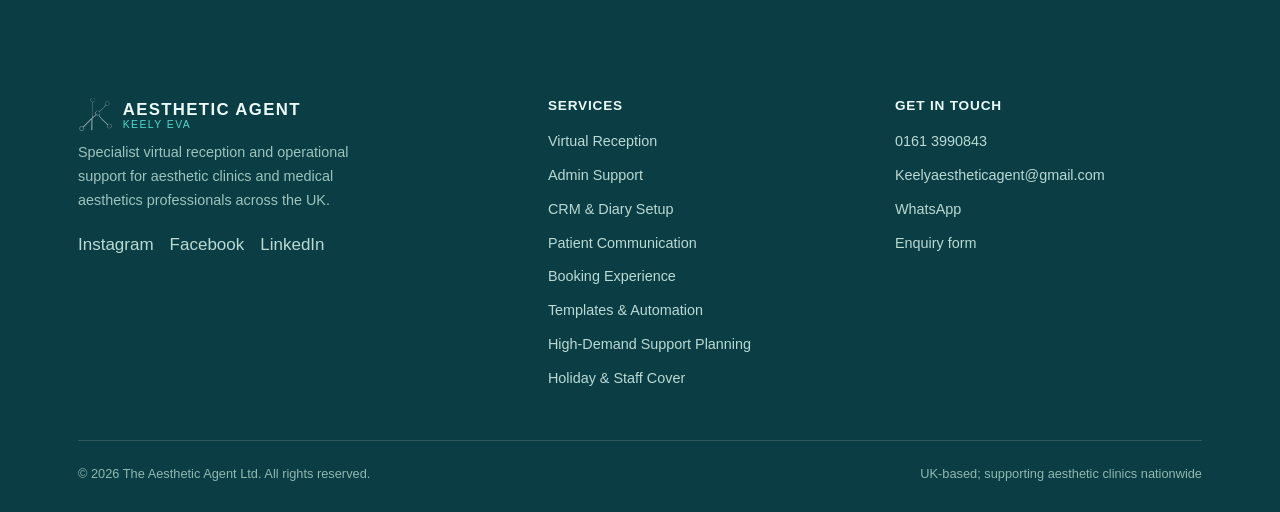
<file: services/holiday-cover.html>
<!DOCTYPE html>
<html lang="en-GB">
<head>
<meta name="google-site-verification" content="LrTZ-_2OvAy6hcdR30dcoT3imvey9oiNlOpvpMS3jeM" />
<meta charset="UTF-8">
<meta name="viewport" content="width=device-width, initial-scale=1">
<title>Holiday & Staff Cover for Aesthetic Clinics | The Aesthetic Agent</title>
<meta name="description" content="Short-term reception and admin cover for aesthetic clinics &mdash; for when you're on holiday or your receptionist is away. Appointments, DMs and cancellations handled while you switch off.">
<link rel="canonical" href="https://theaestheticagent.github.io/services/holiday-cover.html">
<meta property="og:type" content="website">
<meta property="og:title" content="Holiday & Staff Cover for Aesthetic Clinics">
<meta property="og:description" content="Short-term reception and admin cover so you can switch off, or your team can take leave, without patient care slipping.">
<meta property="og:url" content="https://theaestheticagent.github.io/services/holiday-cover.html">
<meta property="og:image" content="https://theaestheticagent.github.io/images/og-cover.jpg">
<meta property="og:site_name" content="The Aesthetic Agent">
<meta name="twitter:card" content="summary_large_image">
<meta name="twitter:title" content="Holiday & Staff Cover for Aesthetic Clinics">
<meta name="twitter:description" content="Short-term reception and admin cover so you can switch off, or your team can take leave, without patient care slipping.">
<link rel="icon" href="../favicon.svg" type="image/svg+xml">
<link rel="stylesheet" href="../css/style.css">

<script type="application/ld+json">{"@context": "https://schema.org", "@type": "FAQPage", "mainEntity": [{"@type": "Question", "name": "How much notice do you need?", "acceptedAnswer": {"@type": "Answer", "text": "Ideally one to two weeks so we can do a proper handover, though shorter notice can sometimes be accommodated depending on availability."}}, {"@type": "Question", "name": "What if something urgent comes up while I'm away?", "acceptedAnswer": {"@type": "Answer", "text": "We agree what counts as urgent before you go, so you're only interrupted when it genuinely can't wait."}}, {"@type": "Question", "name": "Is this only for when I'm on holiday, or can it cover my receptionist too?", "acceptedAnswer": {"@type": "Answer", "text": "Both &mdash; this works equally well for your own time away or for covering a staff member's leave, sickness, or a gap between hires."}}]}</script>
</head>
<body>
<header class="site-header">
    <div class="container">
<a class="brand" href="../index.html"><img src="../images/logo-icon.png" alt="The Aesthetic Agent logo"><span class="brand-text"><span class="line1">Aesthetic Agent</span><span class="line2">Keely Eva</span></span></a>
      <button class="nav-toggle" aria-label="Open menu" aria-expanded="false">
        <span></span><span></span><span></span>
      </button>
      <nav class="main-nav" aria-label="Primary">
        <ul>
          <li><a href="../index.html">Home</a></li><li class="has-dropdown"><a href="../services/virtual-reception.html">Services</a><div class="dropdown"><a href="../services/virtual-reception.html">Virtual Reception</a><a href="../services/admin-support.html">Admin Support</a><a href="../services/crm-diary-setup.html">CRM & Diary Setup</a><a href="../services/patient-communication.html">Patient Communication</a><a href="../services/booking-experience.html">Booking Experience</a><a href="../services/templates-automation.html">Templates & Automation</a><a href="../services/high-demand-support.html">High-Demand Support Planning</a><a href="../services/holiday-cover.html">Holiday & Staff Cover</a></div></li><li><a href="../about.html">About</a></li><li><a href="../faq.html">FAQ</a></li><li><a href="../contact.html">Contact</a></li>
          <li><a class="nav-cta" href="../contact.html">Book a Discovery Call</a></li>
        </ul>
      </nav>
    </div>
  </header>

<section class="page-hero">
  <div class="container">
    <p class="breadcrumbs"><a href="../index.html">Home</a> / <a href="../services/virtual-reception.html">Services</a> / Holiday & Staff Cover</p>
    <span class="eyebrow">Holiday & Staff Cover</span>
    <h1>Holiday & Staff Cover</h1>
    <p class="lede">Short-term reception and admin cover for when you're away, or your receptionist is &mdash; so you can actually switch off, instead of wondering if Mrs Smith has her next appointment, whether Ms Jones ever got a reply, or if Mr Williams still needs information.</p>
    <div class="btn-row">
      <a class="btn btn-primary" href="../contact.html">Book a Discovery Call</a>
      <a class="btn btn-ghost" href="../faq.html">See FAQs</a>
    </div>
  </div>
</section>

<section class="section-panel">
  <div class="container">
    <p class="lede" style="max-width:760px;">There are agencies for locum cover when your dentist or doctor is away, and staffing agencies for nurse cover. The Aesthetic Agent works the same way &mdash; for your receptionist and patient coordinator...or for you! if you're usually your own reception and admin, juggling everything yourself</p>
  </div>
</section>

<section>
  <div class="container">
    <div class="grid grid-2" style="gap:56px;">
      <div>
        <h2>What this covers</h2>
        <ul class="list-check"><li>Full inbox and DM monitoring while you're away, so nothing sits unanswered</li><li>Supporting and guiding patients with genuine treatment understanding, not just a generic booking service</li><li>Managing patient bookings, rescheduling and cancellations day to day</li><li>Reception cover during staff annual leave, sickness, or a gap between hires</li><li>A single, calm point of contact for patients throughout</li><li>A clear handover before you go, and a full catch-up when you're back</li></ul>
      </div>
      <div>
        <h2>Who this is for</h2>
        <ul class="list-check"><li>Clinic owners taking annual leave who don't want to be checking their phone by the pool</li><li>Practices whose receptionist is off sick, on leave, or between roles</li><li>Owners currently handling everything themselves who need short-term breathing room</li><li>Clinics that want proper cover without committing to a permanent hire</li></ul>
        <div class="hero-art" style="aspect-ratio:4/3; margin-top:24px;">
          <img src="../images/Happy-Clinic-Owner.jpeg" alt="Holiday and staff cover for aesthetic clinics" style="width:100%; height:100%; object-fit:cover; border-radius:inherit;">
        </div>
      </div>
    </div>
  </div>
</section>

<section class="section-panel">
  <div class="container">
    <div class="section-head">
      <span class="eyebrow">How it works</span>
      <h2>Getting cover in place is simple</h2>
    </div>
    <div class="steps"><div class="step"><span class="step-num">01</span><h3>Handover</h3><p>Before you go, we go through outstanding enquiries, upcoming appointments and anything sensitive that needs a heads-up.</p></div><div class="step"><span class="step-num">02</span><h3>Cover</h3><p>I manage your messages, bookings and patient queries for the agreed period, exactly as you would.</p></div><div class="step"><span class="step-num">03</span><h3>Return</h3><p>A full handover back to you when you're back, so you land at full clarity, not a backlog.</p></div></div>
  </div>
</section>

<section>
  <div class="container">
    <div class="section-head">
      <span class="eyebrow">You might also need</span>
      <h2>Related support</h2>
    </div>
    <div class="grid grid-3"><div class="card"><h3>Virtual Reception</h3><a class="card-link" href="virtual-reception.html">Learn more &rarr;</a></div><div class="card"><h3>Patient Communication</h3><a class="card-link" href="patient-communication.html">Learn more &rarr;</a></div><div class="card"><h3>High-Demand Support Planning</h3><a class="card-link" href="high-demand-support.html">Learn more &rarr;</a></div></div>
  </div>
</section>

<section class="section-panel">
  <div class="container">
    <div class="section-head">
      <span class="eyebrow">Questions</span>
      <h2>Frequently asked</h2>
    </div>
    <div style="max-width:800px;"><details class="faq-item"><summary>How much notice do you need?</summary><p>Ideally one to two weeks so we can do a proper handover, though shorter notice can sometimes be accommodated depending on availability.</p></details><details class="faq-item"><summary>What if something urgent comes up while I'm away?</summary><p>We agree what counts as urgent before you go, so you're only interrupted when it genuinely can't wait.</p></details><details class="faq-item"><summary>Is this only for when I'm on holiday, or can it cover my receptionist too?</summary><p>Both &mdash; this works equally well for your own time away or for covering a staff member's leave, sickness, or a gap between hires.</p></details></div>
  </div>
</section>

<section class="cta-band">
  <div class="container">
    <h2>Let's talk about your clinic.</h2>
    <p class="lede">A relaxed, no-pressure call to see if this is the right fit.</p>
    <div class="btn-row"><a class="btn btn-brass" href="../contact.html">Book a Discovery Call</a></div>
  </div>
</section>

<footer class="site-footer">
    <div class="container">
      <div class="footer-grid">
        <div class="footer-brand">
<a class="brand" href="../index.html" style="color:#EAFBF8"><img src="../images/logo-icon.png" alt="The Aesthetic Agent logo" style="filter:brightness(0) invert(1);"><span class="brand-text"><span class="line1" style="color:#EAFBF8">Aesthetic Agent</span><span class="line2" style="color:#4FD9CC">Keely Eva</span></span></a>
          <p>Specialist virtual reception and operational support for aesthetic clinics and medical aesthetics professionals across the UK.</p>
          <div class="footer-social" style="margin-top:18px;">
            <a href="https://www.instagram.com/the_aestheticagent/" aria-label="Instagram">Instagram</a>
            <a href="https://www.facebook.com/profile.php?id=61587411651594" aria-label="Facebook">Facebook</a>
            <a href="https://www.linkedin.com/in/keely-eva-486a893a3/" aria-label="LinkedIn">LinkedIn</a>
          </div>
        </div>
        <div>
          <h4>Services</h4>
          <ul><li><a href="../services/virtual-reception.html">Virtual Reception</a></li><li><a href="../services/admin-support.html">Admin Support</a></li><li><a href="../services/crm-diary-setup.html">CRM & Diary Setup</a></li><li><a href="../services/patient-communication.html">Patient Communication</a></li><li><a href="../services/booking-experience.html">Booking Experience</a></li><li><a href="../services/templates-automation.html">Templates & Automation</a></li><li><a href="../services/high-demand-support.html">High-Demand Support Planning</a></li><li><a href="../services/holiday-cover.html">Holiday & Staff Cover</a></li></ul>
        </div>
        <div>
          <h4>Get in touch</h4>
          <ul>
            <li><a href="tel:01613990843">0161 3990843</a></li>
            <li><a href="mailto:Keelyaestheticagent@gmail.com">Keelyaestheticagent@gmail.com</a></li>
            <li><a href="https://wa.me/441613990843?text=Hi%2C%20I%27m%20interested%20in%20your%20services">WhatsApp</a></li>
            <li><a href="../contact.html">Enquiry form</a></li>
          </ul>
        </div>
      </div>
      <div class="footer-bottom">
        <span>&copy; <span id="year">2026</span> The Aesthetic Agent Ltd. All rights reserved.</span>
        <span>UK-based; supporting aesthetic clinics nationwide</span>
      </div>
    </div>
  </footer>
<script src="../js/script.js"></script>
</body>
</html>
</file>
<file: css/style.css>
/* ==========================================================================
   The Aesthetic Agent — stylesheet
   Design tokens
   ========================================================================== */
:root{
  --bg:            #FFFFFF;
  --panel:         #EEF8F5;
  --panel-deep:    #E0F2ED;
  --ink:           #17363A;
  --ink-soft:      #4B6560;
  --forest:        #0D8A93;
  --forest-deep:   #0B3D45;
  --brass:         #1FC4B8;
  --brass-deep:    #0F8C82;
  --line:          #DCEAE5;
  --white:         #FFFFFF;

  --font-display: "Manrope", "Arial", "Helvetica Neue", Helvetica, sans-serif;
  --font-body:    "Arial", "Helvetica Neue", Helvetica, sans-serif;

  --max: 1180px;
  --radius: 3px;
}

*,*::before,*::after{ box-sizing:border-box; }
html{ scroll-behavior:smooth; }
body{
  margin:0;
  background:var(--bg);
  color:var(--ink);
  font-family:var(--font-body);
  font-size:17px;
  line-height:1.65;
  -webkit-font-smoothing:antialiased;
}
img{ max-width:100%; display:block; height:auto; }
a{ color:inherit; text-decoration:none; }
h1,h2,h3,h4{
  font-family:var(--font-display);
  font-weight:700;
  color:var(--forest-deep);
  line-height:1.18;
  margin:0 0 .5em;
  letter-spacing:-.01em;
}
h1{ font-size:clamp(2.3rem,4.6vw,3.3rem); font-weight:700; }
h2{ font-size:clamp(1.6rem,2.8vw,2.15rem); }
h3{ font-size:1.2rem; font-weight:700; }
p{ margin:0 0 1.1em; }
ul{ margin:0 0 1.1em; padding-left:1.2em; }
li{ margin-bottom:.5em; }
.container{ max-width:var(--max); margin:0 auto; padding:0 28px; }
.eyebrow{
  display:inline-block;
  font-family:var(--font-body);
  font-size:.72rem;
  font-weight:600;
  letter-spacing:.16em;
  text-transform:uppercase;
  color:var(--brass-deep);
  margin-bottom:14px;
}
.lede{ font-size:1.15rem; color:var(--ink-soft); max-width:640px; }
.visually-hidden{ position:absolute; width:1px; height:1px; overflow:hidden; clip:rect(0 0 0 0); }

/* Focus visibility */
a:focus-visible, button:focus-visible, input:focus-visible, textarea:focus-visible{
  outline:2px solid var(--brass-deep);
  outline-offset:3px;
}

/* ---------- Buttons ---------- */
.btn{
  display:inline-flex;
  align-items:center;
  gap:8px;
  font-family:var(--font-body);
  font-weight:700;
  font-size:.94rem;
  letter-spacing:.01em;
  padding:14px 28px;
  border-radius:999px;
  border:1px solid transparent;
  cursor:pointer;
  transition:background .18s ease, color .18s ease, border-color .18s ease, transform .18s ease;
}
.btn-primary{ background:var(--forest); color:var(--white); }
.btn-primary:hover{ background:var(--forest-deep); transform:translateY(-1px); }
.btn-ghost{ background:transparent; color:var(--forest-deep); border-color:var(--forest-deep); }
.btn-ghost:hover{ background:var(--forest-deep); color:var(--white); }
.btn-brass{ background:var(--brass); color:var(--white); }
.btn-brass:hover{ background:var(--brass-deep); }
.btn-row{ display:flex; flex-wrap:wrap; gap:14px; margin-top:28px; }

/* ---------- Header ---------- */
.site-header{
  position:sticky; top:0; z-index:50;
  background:rgba(250,247,241,.92);
  backdrop-filter:saturate(160%) blur(6px);
  border-bottom:1px solid var(--line);
}
.site-header .container{
  display:flex; align-items:center; justify-content:space-between;
  padding-top:16px; padding-bottom:16px;
}
.brand{
  display:inline-flex; align-items:center; gap:10px;
  font-family:var(--font-display);
  font-size:1.28rem;
  font-weight:700;
  color:var(--forest-deep);
  letter-spacing:-.01em;
}
.brand img{ height:34px; width:auto; display:block; }
.brand > span{ color:var(--brass-deep); }
.brand-text{
  display:flex;
  flex-direction:column;
  line-height:1.15;
}
.brand-text .line1{
  font-size:1.05rem;
  font-weight:700;
  letter-spacing:.08em;
  text-transform:uppercase;
  color:var(--forest-deep);
}
.brand-text .line2{
  font-size:.65rem;
  font-weight:500;
  letter-spacing:.14em;
  text-transform:uppercase;
  color:var(--brass-deep);
}.nav-toggle{
  display:none;
  background:var(--panel); border:none; border-radius:50%; cursor:pointer;
  width:40px; height:40px; align-items:center; justify-content:center;
}
.nav-toggle svg{ width:18px; height:18px; }
.main-nav ul{
  display:flex; align-items:center; gap:30px;
  list-style:none; margin:0; padding:0;
}
.main-nav a{
  font-size:.92rem; font-weight:500; color:var(--ink);
  padding:4px 2px; border-bottom:1px solid transparent;
  transition:border-color .15s ease, color .15s ease;
}
.main-nav a:hover, .main-nav a[aria-current="page"]{
  color:var(--forest-deep); border-color:var(--brass);
}
.main-nav .nav-cta{
  background:var(--forest); color:var(--white);
  padding:10px 22px; border-radius:999px; font-weight:700;
}
.main-nav .nav-cta:hover{ background:var(--forest-deep); border:none; }
.has-dropdown{ position:relative; }
.dropdown{
  display:none; position:absolute; top:100%; left:-16px;
  background:var(--white); border:1px solid var(--line);
  min-width:280px; padding:10px 0; box-shadow:0 14px 28px rgba(34,38,31,.1);
}
.has-dropdown:hover .dropdown,
.has-dropdown:focus-within .dropdown{ display:block; }
.dropdown a{ display:block; padding:10px 20px; font-size:.9rem; border-bottom:none; }
.dropdown a:hover{ background:var(--panel); color:var(--forest-deep); }

/* ---------- Hero ---------- */
.hero{
  position:relative;
  padding:76px 0 64px;
  background:
    linear-gradient(180deg, rgba(51,63,48,.03), rgba(51,63,48,0)),
    var(--bg);
  overflow:hidden;
}
.hero .container{ display:grid; grid-template-columns:1.15fr .85fr; gap:56px; align-items:center; }
.hero-copy h1{ margin-bottom:.4em; }
.hero-art{
  position:relative;
  aspect-ratio:4/5;
  background:var(--panel);
  border:1px solid var(--line);
  border-radius:20px;
  display:flex; align-items:center; justify-content:center;
  overflow:hidden;
}
.hero-art img{ width:100%; height:100%; object-fit:cover; }
.hero-art .placeholder-note{
  padding:24px; text-align:center; font-size:.82rem; color:var(--ink-soft);
}
.page-hero{ padding:64px 0 48px; border-bottom:1px solid var(--line); }
.page-hero .lede{ max-width:720px; }
.breadcrumbs{
  font-size:.8rem; color:var(--ink-soft); margin-bottom:18px; letter-spacing:.02em;
}
.breadcrumbs a{ color:var(--brass-deep); }
.breadcrumbs a:hover{ text-decoration:underline; }

/* ---------- Journey line — signature element ---------- */
.journey{
  display:flex; justify-content:space-between; align-items:flex-start;
  position:relative; margin:56px 0 8px; padding-top:6px;
}
.journey::before{
  content:""; position:absolute; top:15px; left:0; right:0; height:1px;
  background:repeating-linear-gradient(90deg, var(--brass) 0 10px, transparent 10px 18px);
}
.journey-step{ position:relative; flex:1; text-align:center; padding:0 6px; }
.journey-step .dot{
  width:10px; height:10px; border-radius:50%;
  background:var(--bg); border:2px solid var(--brass);
  margin:0 auto 14px;
}
.journey-step strong{
  display:block; font-family:var(--font-display); font-size:1.02rem; color:var(--forest-deep); margin-bottom:4px;
}
.journey-step span{ font-size:.82rem; color:var(--ink-soft); }

/* ---------- Sections ---------- */
section{ padding:64px 0; }
.section-tight{ padding:48px 0; }
.section-panel{ background:var(--panel); }
.section-forest{ background:var(--forest-deep); color:#DFF3EF; }
.section-forest h2, .section-forest h3{ color:#EAFBF8; }
.section-forest .eyebrow{ color:#4FD9CC; }
.section-head{ max-width:680px; margin-bottom:40px; }
.section-head.center{ margin-left:auto; margin-right:auto; text-align:center; }

/* ---------- Grids / cards ---------- */
.grid{ display:grid; gap:28px; }
.grid-3{ grid-template-columns:repeat(3,1fr); }
.grid-2{ grid-template-columns:repeat(2,1fr); }
.card{
  background:var(--white); border:1px solid var(--line); padding:30px 28px;
  border-radius:20px; transition:box-shadow .2s ease, transform .2s ease;
}
.card:hover{ box-shadow:0 18px 32px rgba(34,38,31,.08); transform:translateY(-2px); }
.card .num{
  font-family:var(--font-display); font-size:.8rem; color:var(--brass-deep);
  letter-spacing:.08em; margin-bottom:10px; display:block;
}
.card h3{ margin-bottom:.4em; }
.card p{ font-size:.95rem; color:var(--ink-soft); margin-bottom:.6em; }
.card a.card-link{ font-size:.85rem; font-weight:600; color:var(--forest-deep); }
.card a.card-link:hover{ text-decoration:underline; }

/* ---------- Icon badges ---------- */
.icon-badge{
  width:44px; height:44px; border-radius:50%; background:var(--panel);
  display:inline-flex; align-items:center; justify-content:center; flex:none;
  margin-bottom:14px;
}
.icon-badge svg{ width:22px; height:22px; }
.icon-badge-sm{ width:34px; height:34px; margin-bottom:0; }
.icon-badge-sm svg{ width:17px; height:17px; }
.icon-badge-dark{ background:rgba(79,217,204,.15); }
.icon-row{ display:flex; align-items:center; gap:10px; }

.list-check{ list-style:none; padding:0; }
.list-check li{
  padding-left:26px; position:relative; margin-bottom:12px; color:var(--ink-soft);
}
.list-check li::before{
  content:"—"; position:absolute; left:0; top:0; color:var(--brass-deep); font-weight:600;
}

/* ---------- Quote / testimonial ---------- */
.quote-grid{ display:grid; grid-template-columns:repeat(3,1fr); gap:24px; }
.quote-card{ background:var(--white); border:1px solid var(--line); padding:28px; border-radius:20px; transition:box-shadow .2s ease, transform .2s ease; }
.quote-card:hover{ box-shadow:0 18px 32px rgba(11,61,69,.12); transform:translateY(-2px); }
.quote-card img{ transition:border-color .2s ease; }
.quote-card:hover img{ border-color:var(--brass); }
.quote-card p{ font-family:var(--font-display); font-size:1.12rem; color:var(--forest-deep); margin-bottom:16px; }
.quote-card cite{ font-style:normal; font-size:.85rem; color:var(--ink-soft); }

/* ---------- Video embed ---------- */
.video-embed{
  position:relative; width:100%; max-width:720px; margin:44px auto 0;
  aspect-ratio:16/9; background:var(--panel); border:1px solid var(--line);
  border-radius:20px; overflow:hidden;
}
.video-embed iframe{
  position:absolute; top:0; left:0; width:100%; height:100%; border:0;
}

/* ---------- Instagram feed ---------- */
.instagram-feed{
  max-width:720px; margin:32px auto 0; text-align:center;
}
.instagram-feed-link{
  display:inline-flex; align-items:center; gap:8px;
  font-size:.9rem; font-weight:700; color:var(--forest-deep);
  margin-bottom:14px;
}
.instagram-feed-link:hover{ color:var(--brass-deep); }
.instagram-feed .lightwidget-widget{
  width:100%; border:0; overflow:hidden; min-height:260px;
}

/* ---------- FAQ ---------- */
.faq-item{ border-bottom:1px solid var(--line); padding:22px 0; }
.faq-item summary{
  cursor:pointer; list-style:none; font-family:var(--font-display); font-size:1.08rem;
  color:var(--forest-deep); display:flex; justify-content:space-between; gap:16px; align-items:center;
}
.faq-item summary::-webkit-details-marker{ display:none; }
.faq-item summary::after{ content:"+"; font-size:1.4rem; color:var(--brass-deep); flex:none; }
.faq-item[open] summary::after{ content:"–"; }
.faq-item p{ margin-top:14px; color:var(--ink-soft); max-width:760px; }

/* ---------- CTA band ---------- */
.cta-band{
  background:var(--forest-deep); color:#EAFBF8; padding:64px 0; text-align:center;
}
.cta-band h2{ color:#EAFBF8; }
.cta-band .lede{ color:#B9DAD3; margin:0 auto 8px; }
.cta-band .btn-row{ justify-content:center; }

/* ---------- Steps ---------- */
.steps{ counter-reset:step; display:grid; grid-template-columns:repeat(3,1fr); gap:32px; }
.step{ position:relative; padding-top:8px; }
.step .step-num{
  font-family:var(--font-display); font-size:2.6rem; color:var(--brass); line-height:1; margin-bottom:14px; display:block;
}

/* ---------- Contact ---------- */
.contact-grid{ display:grid; grid-template-columns:1fr 1fr; gap:56px; align-items:start; }
.contact-methods{ list-style:none; padding:0; }
.contact-methods li{ padding:16px 0; border-bottom:1px solid var(--line); }
.contact-methods li.icon-row{ align-items:flex-start; gap:14px; }
.contact-methods a{ color:var(--forest-deep); font-weight:600; }
.contact-methods a:hover{ text-decoration:underline; }
form.enquiry-form{ display:grid; gap:18px; }
.enquiry-form label{ font-size:.85rem; font-weight:600; color:var(--ink); display:block; margin-bottom:6px; }
.enquiry-form input, .enquiry-form select, .enquiry-form textarea{
  width:100%; padding:12px 14px; border:1px solid var(--line); background:var(--white);
  font-family:var(--font-body); font-size:.96rem; color:var(--ink); border-radius:12px;
}
.enquiry-form textarea{ min-height:130px; resize:vertical; }
.form-note{ font-size:.8rem; color:var(--ink-soft); margin-top:6px; }

/* ---------- Footer ---------- */
.site-footer{ background:var(--forest-deep); color:#B9DAD3; padding:56px 0 28px; }
.footer-grid{ display:grid; grid-template-columns:1.4fr 1fr 1fr; gap:40px; margin-bottom:40px; }
.footer-grid h4{ color:#EAFBF8; font-size:.85rem; letter-spacing:.06em; text-transform:uppercase; font-family:var(--font-body); font-weight:600; margin-bottom:16px; }
.footer-grid a{ color:#B9DAD3; }
.footer-grid a:hover{ color:#EAFBF8; text-decoration:underline; }
.footer-grid ul{ list-style:none; padding:0; margin:0; }
.footer-grid li{ margin-bottom:10px; font-size:.9rem; }
.footer-grid li.icon-row{ margin-bottom:14px; gap:12px; }
.icon-badge svg{ color:inherit; }
.icon-badge-dark svg{ stroke:currentColor; }
.footer-brand p{ font-size:.9rem; color:#9CC4BC; max-width:320px; }
.footer-bottom{
  border-top:1px solid rgba(216,210,192,.18); padding-top:22px;
  display:flex; flex-wrap:wrap; justify-content:space-between; gap:12px;
  font-size:.8rem; color:#8FB8AF;
}
.footer-bottom a{ color:#8FB8AF; }
.footer-social{ display:flex; gap:16px; }
.footer-social .icon-badge{ margin-bottom:0; }

/* ---------- Misc pages ---------- */
.not-found{ padding:120px 0; text-align:center; }
.not-found h1{ font-size:4rem; }

/* ---------- Floating WhatsApp button ---------- */
.whatsapp-float{
  position:fixed; bottom:24px; right:24px; z-index:60;
  background:#25D366; color:#fff; font-family:var(--font-body); font-weight:700; font-size:.9rem;
  padding:14px 26px; border-radius:999px; display:flex; align-items:center; justify-content:center;
  box-shadow:0 8px 20px rgba(0,0,0,.25);
  transition:transform .18s ease, box-shadow .18s ease;
}
.whatsapp-float:hover{ transform:scale(1.05); box-shadow:0 10px 26px rgba(0,0,0,.3); }
@media (max-width:720px){
  .whatsapp-float{ bottom:18px; right:18px; padding:12px 20px; font-size:.85rem; }
}

/* ---------- Responsive ---------- */
@media (max-width: 900px){
  .hero .container{ grid-template-columns:1fr; }
  .hero-art{ order:-1; aspect-ratio:16/9; }
  .grid-3{ grid-template-columns:1fr 1fr; }
  .quote-grid{ grid-template-columns:1fr; }
  .steps{ grid-template-columns:1fr; }
  .contact-grid{ grid-template-columns:1fr; }
  .footer-grid{ grid-template-columns:1fr 1fr; }
}
@media (max-width: 720px){
  .nav-toggle{ display:flex; }
  .main-nav{
    display:none; position:absolute; top:100%; left:0; right:0;
    background:var(--bg); border-bottom:1px solid var(--line);
    padding:12px 0;
  }
  .main-nav.open{ display:block; }
  .main-nav .container{ padding:0; }
  .main-nav ul{ flex-direction:column; align-items:flex-start; gap:0; padding:0 28px; }
  .main-nav li{ width:100%; border-bottom:1px solid var(--line); }
  .main-nav a{ display:block; padding:14px 0; }
  .dropdown{ position:static; border:none; box-shadow:none; padding-left:14px; display:block; }
  .main-nav .nav-cta{ margin:14px 0; display:inline-block; }
  .grid-3, .grid-2{ grid-template-columns:1fr; }
  .footer-grid{ grid-template-columns:1fr; }
  .journey{ flex-direction:column; gap:24px; }
  .journey::before{ display:none; }
}
@media (prefers-reduced-motion: reduce){
  html{ scroll-behavior:auto; }
  *{ transition:none !important; }
}
</file>
